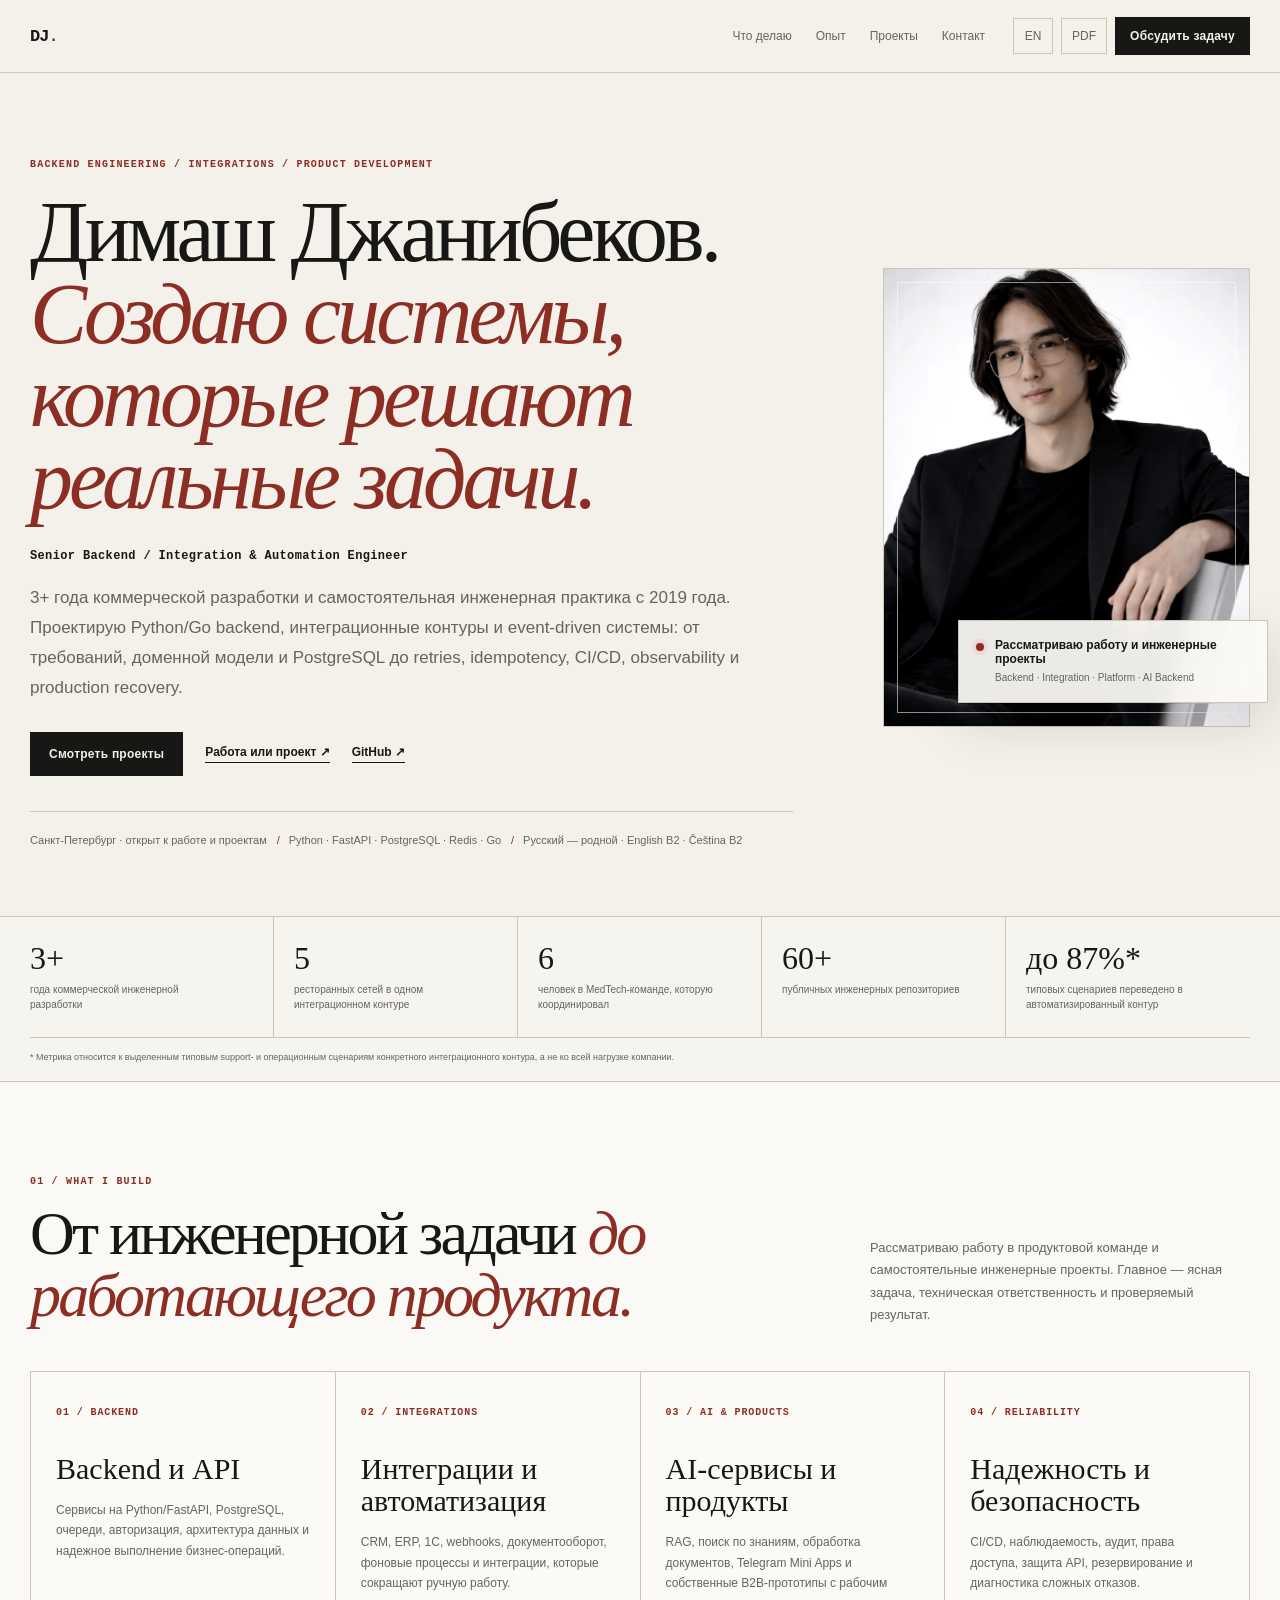
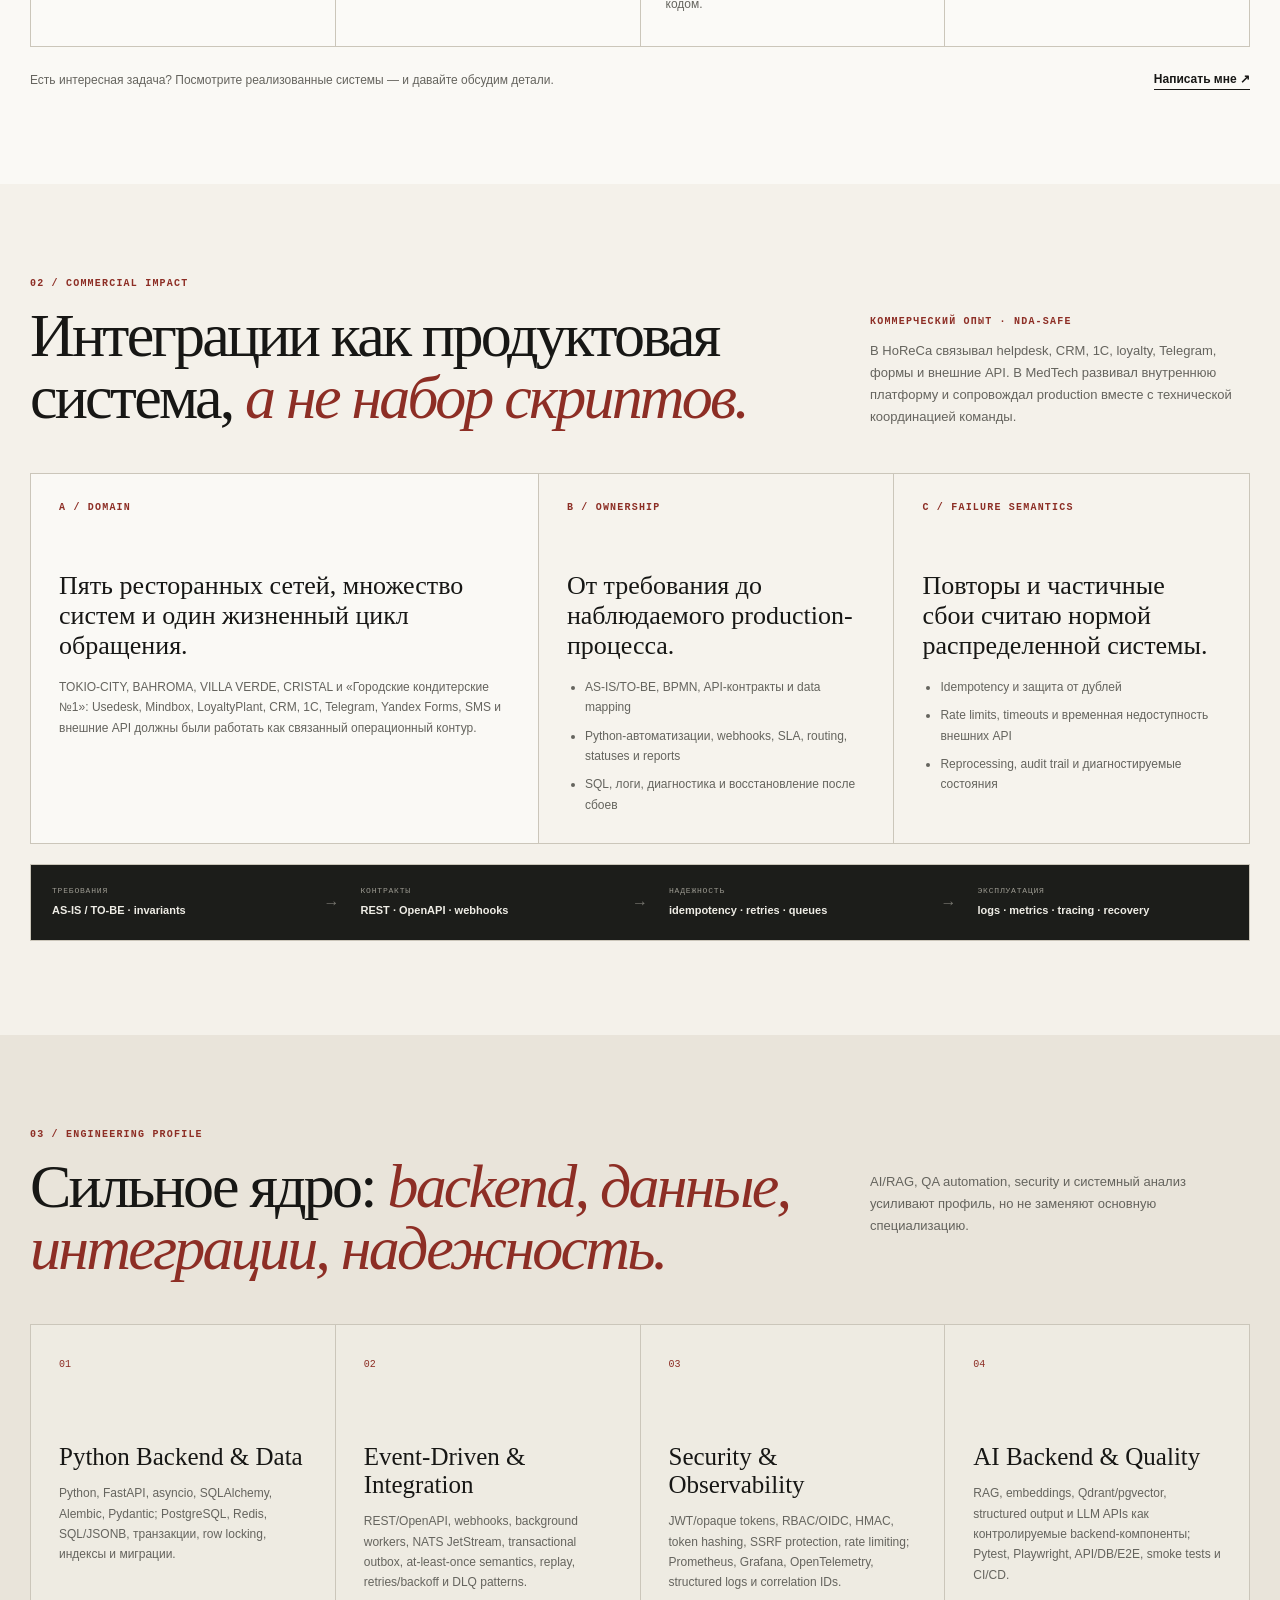
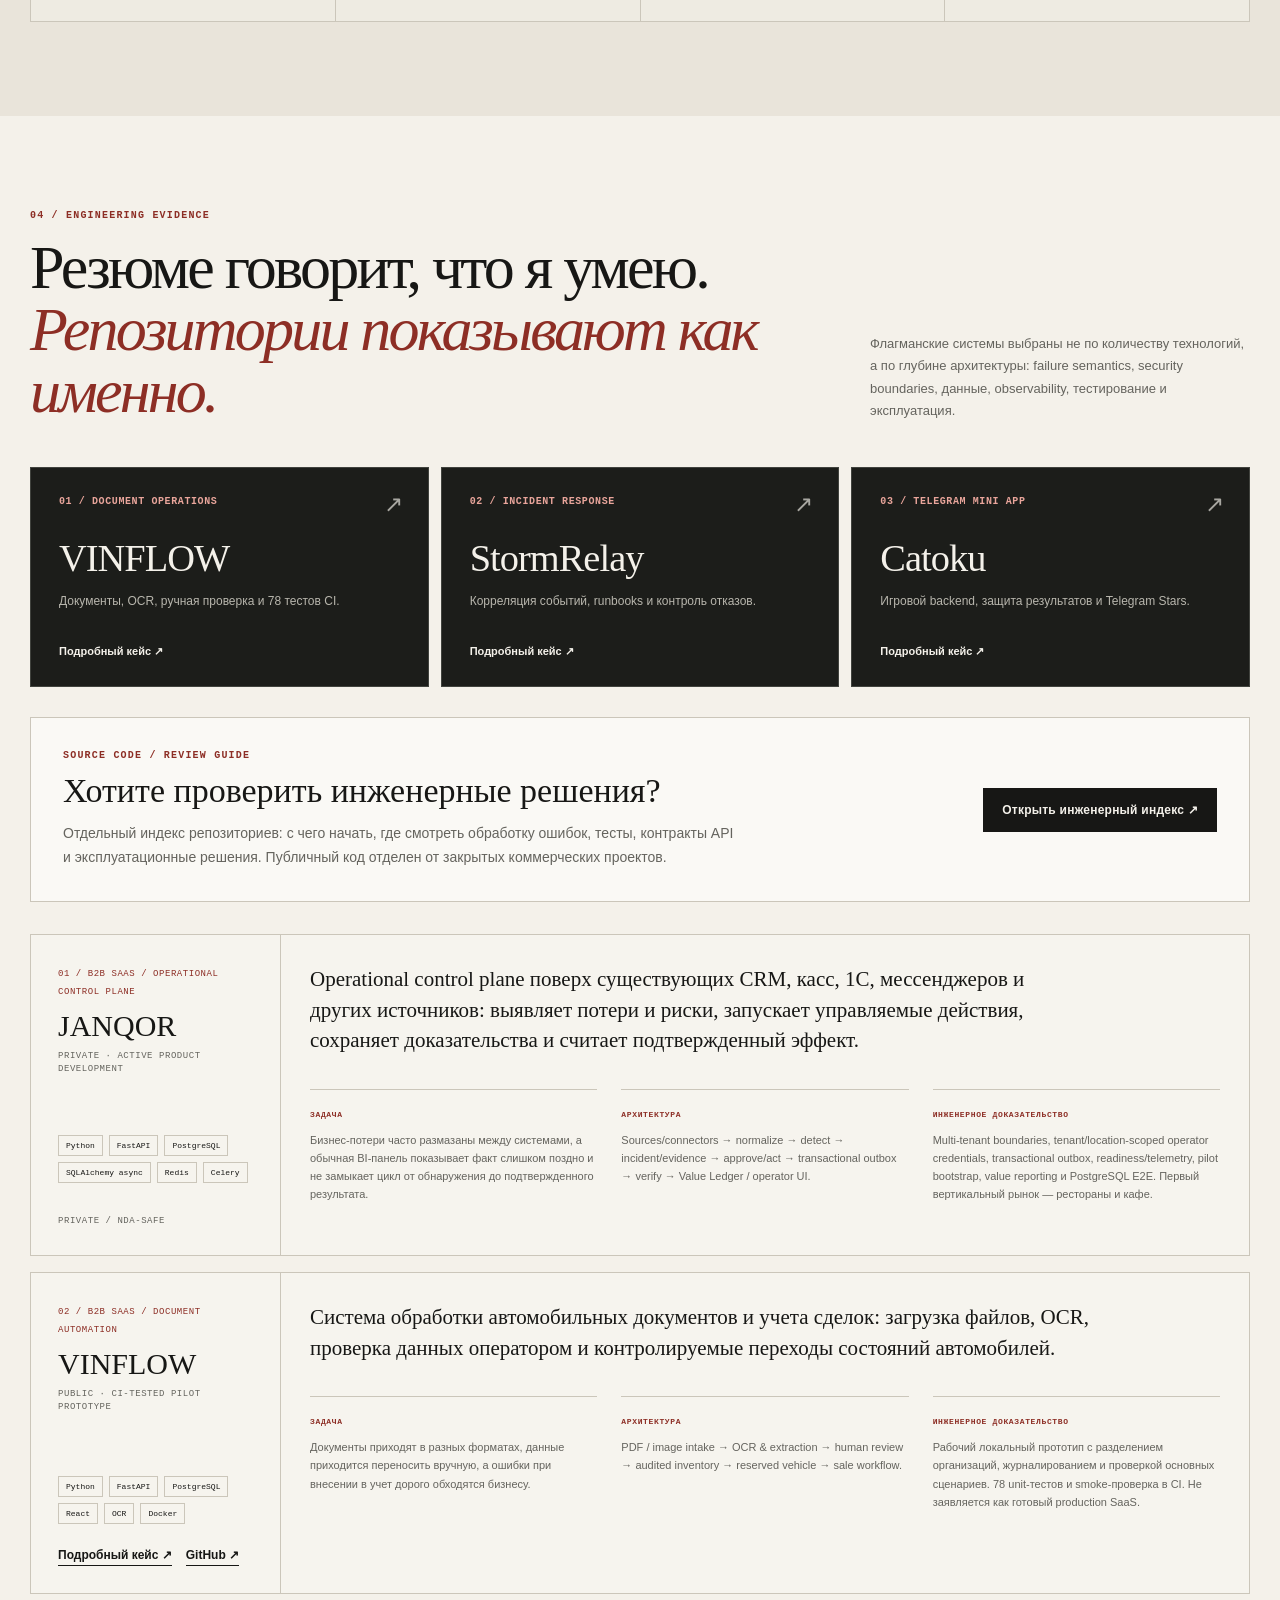
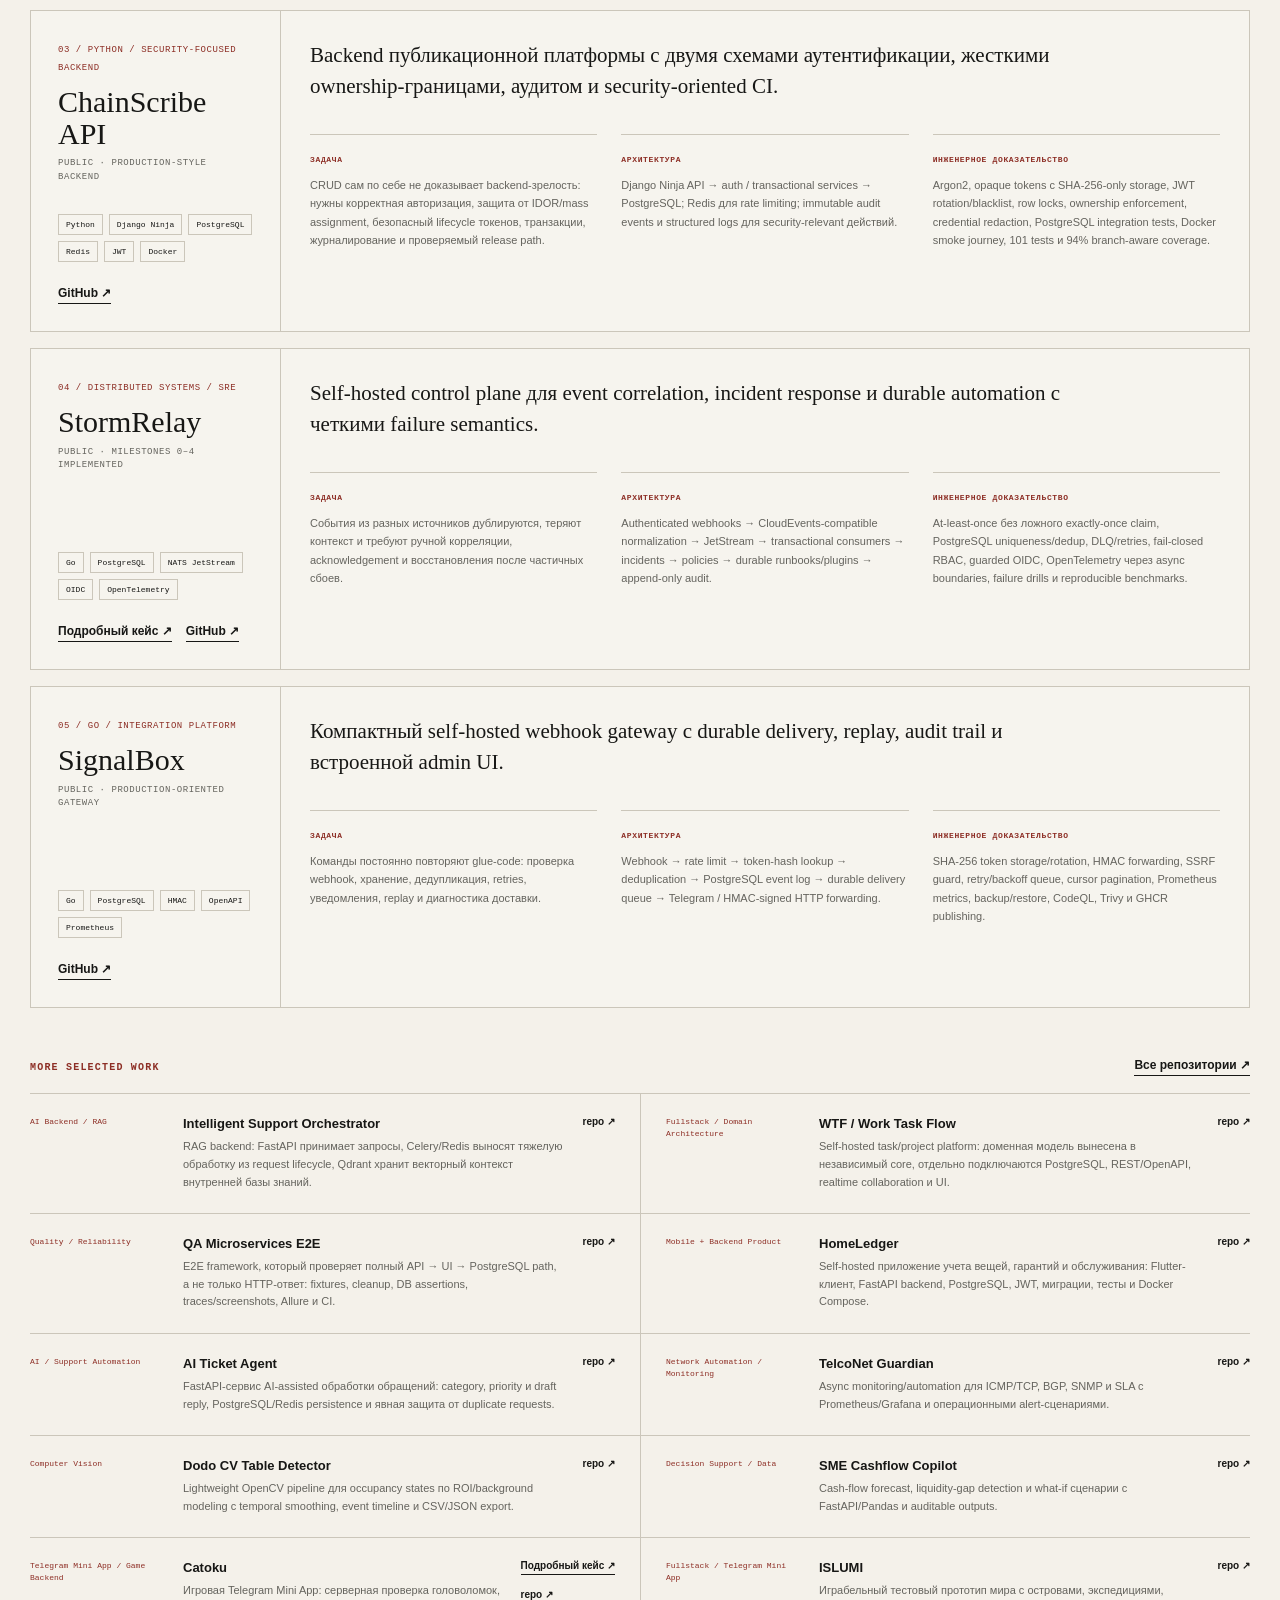
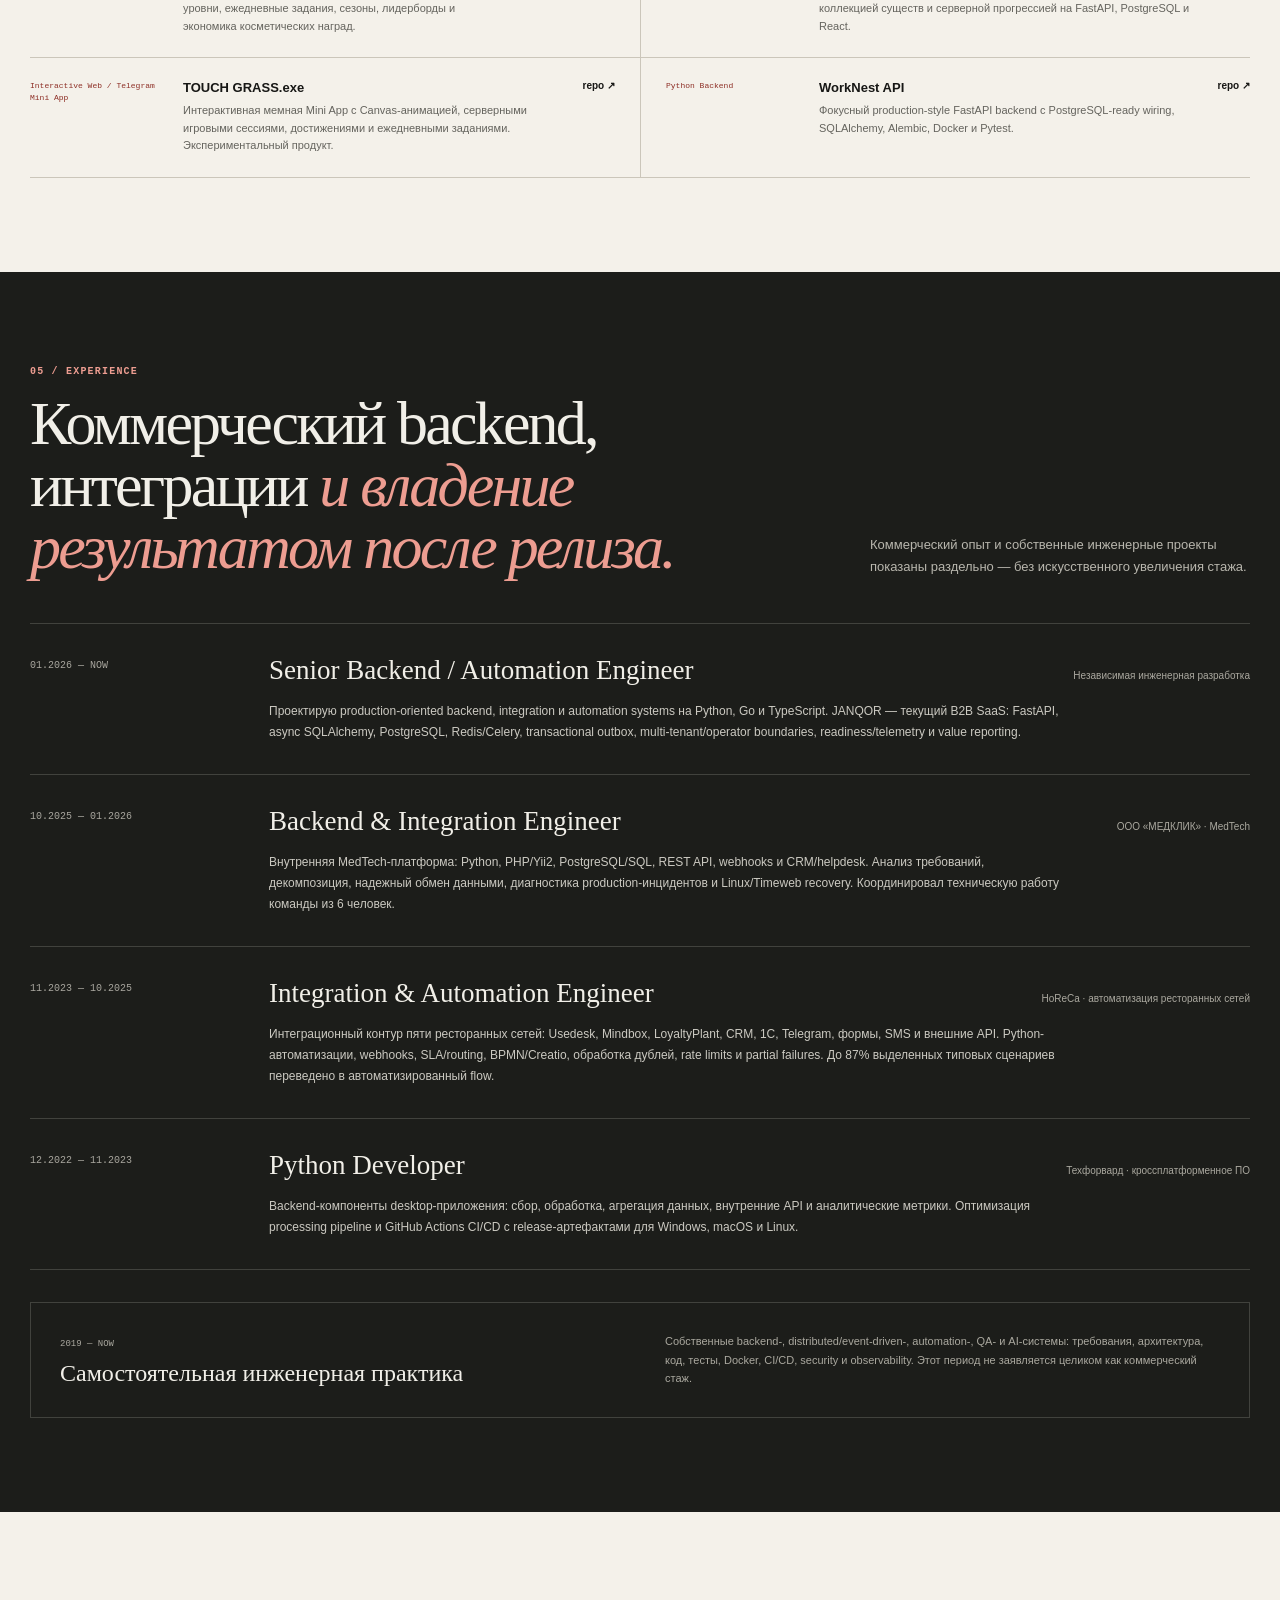
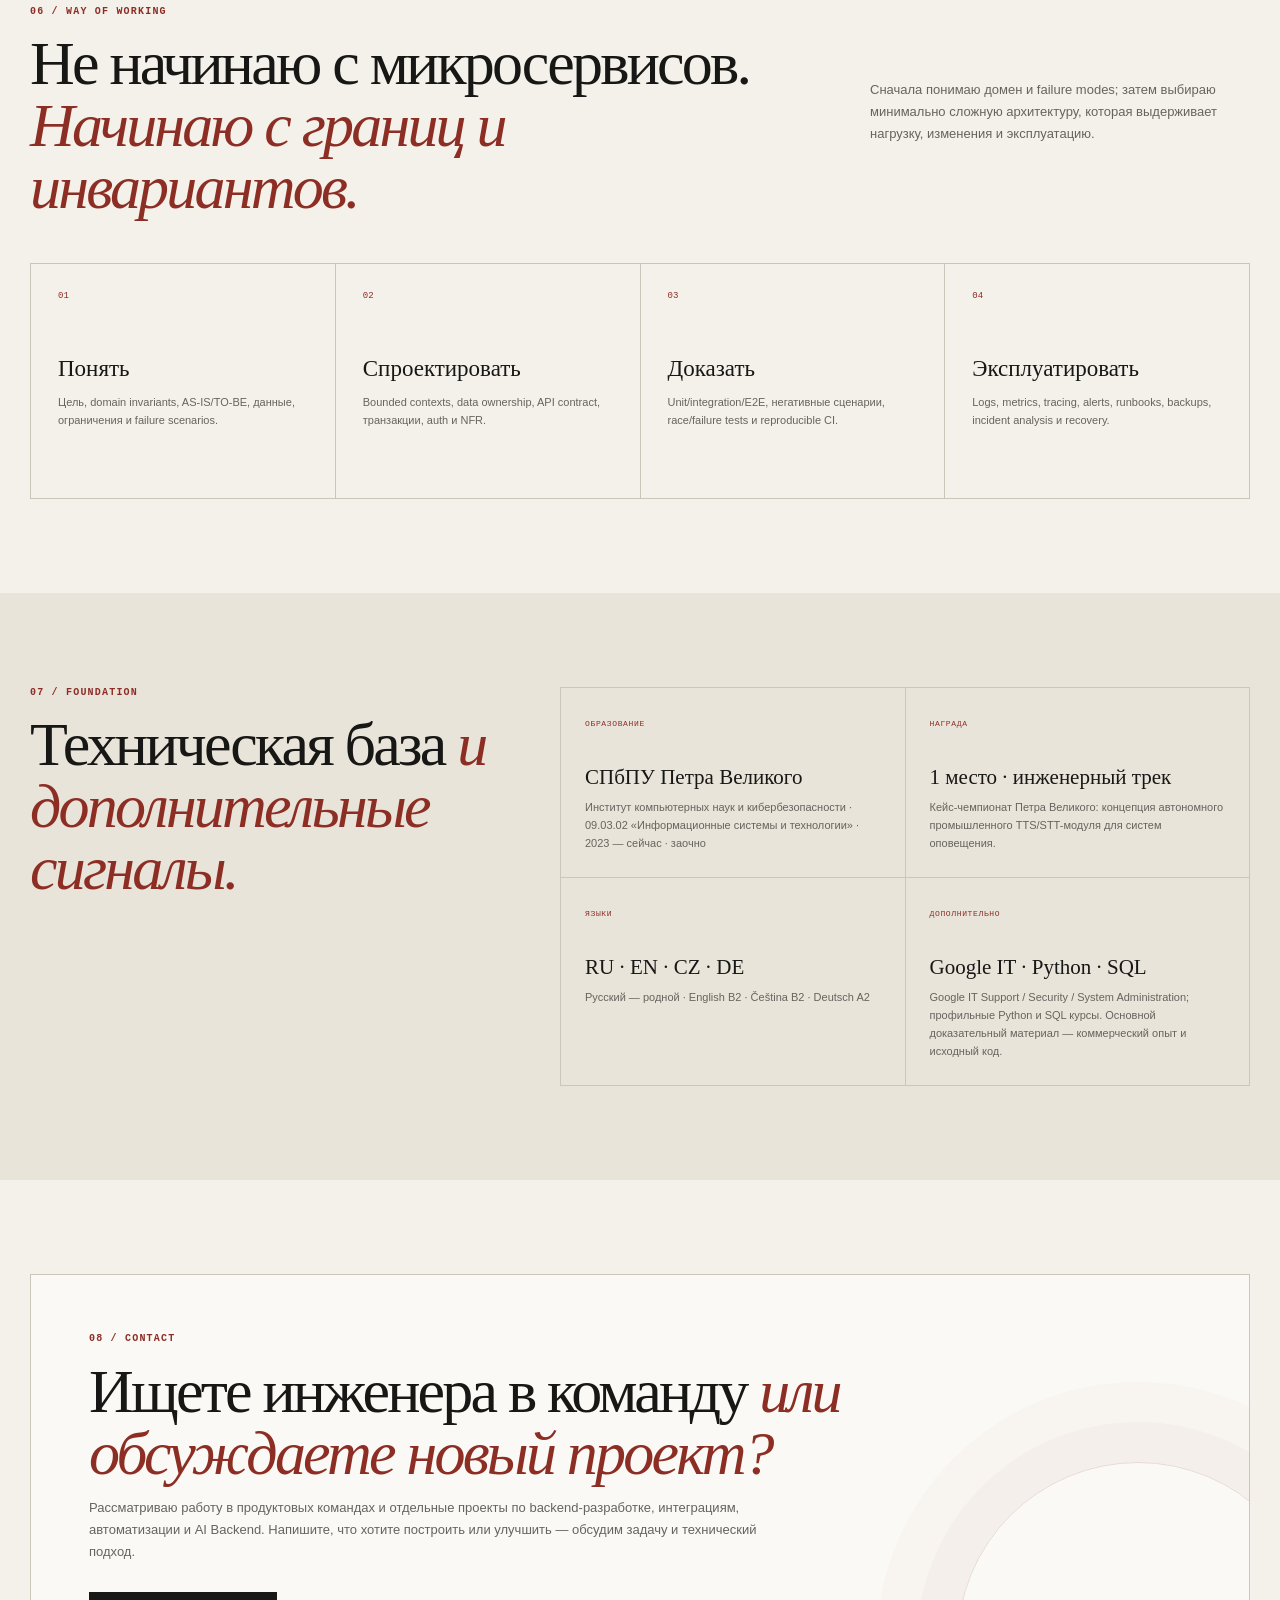
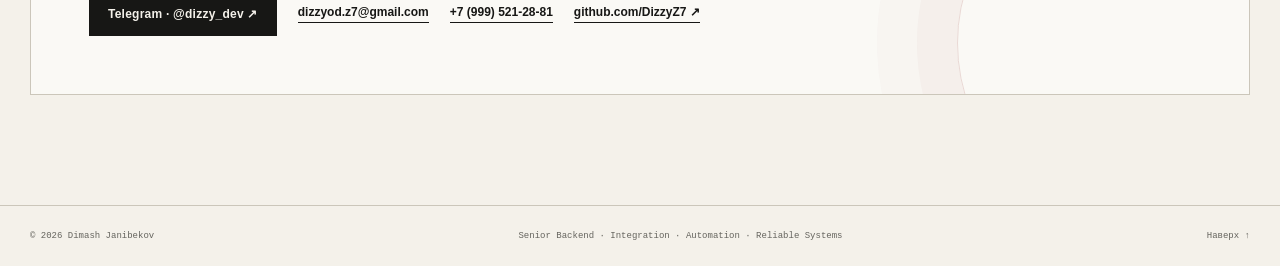
<file: index.html>
<!DOCTYPE html>
<html lang="ru">
<head>
  <meta charset="utf-8">
  <meta name="viewport" content="width=device-width,initial-scale=1">
  <meta name="theme-color" content="#f4f1ea">
  <meta name="robots" content="index,follow,max-image-preview:large">
  <meta name="author" content="Dimash Janibekov">
  <title>Димаш Джанибеков — Senior Backend / Integration &amp; Automation Engineer</title>
  <meta name="description" content="Димаш Джанибеков — Senior Backend / Integration & Automation Engineer. Инженерное портфолио: Python, API, интеграции, автоматизация, надежность и собственные продукты. Открыт к работе и инженерным проектам.">
  <link rel="canonical" href="https://dizzyz7.github.io/dimashjanibekov.github.io/">
  <link rel="preload" as="image" href="assets/dimash-janibekov.webp" type="image/webp" fetchpriority="high">
  <link rel="icon" href="favicon.svg" type="image/svg+xml">
  <meta property="og:type" content="profile">
  <meta property="og:locale" content="ru_RU">
  <meta property="og:locale:alternate" content="en_US">
  <meta property="og:title" content="Димаш Джанибеков — Backend, интеграции и инженерные проекты">
  <meta property="og:description" content="Инженерное портфолио: backend, API, интеграции, AI-инструменты и реальные программные продукты. Рассматриваю работу в команде и инженерные проекты.">
  <meta property="og:url" content="https://dizzyz7.github.io/dimashjanibekov.github.io/">
  <meta property="og:image" content="https://dizzyz7.github.io/dimashjanibekov.github.io/IMG_5457.png">
  <meta property="og:image:alt" content="Димаш Джанибеков">
  <meta name="twitter:card" content="summary_large_image">
  <link rel="stylesheet" href="styles.css?v=20261013">
  <link rel="stylesheet" href="accessibility.css?v=20261023">
  <link rel="stylesheet" href="evidence-guide.css?v=20261023">
  <script type="application/ld+json">
    {
      "@context": "https://schema.org",
      "@type": "Person",
      "name": "Димаш Джанибеков",
      "alternateName": "Dimash Janibekov",
      "url": "https://dizzyz7.github.io/dimashjanibekov.github.io/",
      "image": "https://dizzyz7.github.io/dimashjanibekov.github.io/IMG_5457.png",
      "jobTitle": "Senior Backend / Integration & Automation Engineer",
      "email": "mailto:dizzyod.z7@gmail.com",
      "telephone": "+7 (999) 521-28-81",
      "address": {"@type": "PostalAddress", "addressLocality": "Saint Petersburg", "addressCountry": "RU"},
      "sameAs": [
        "https://github.com/DizzyZ7",
        "https://t.me/dizzy_dev"
      ],
      "knowsAbout": [
        "Python backend engineering",
        "FastAPI",
        "PostgreSQL",
        "REST and OpenAPI",
        "Event-driven systems",
        "System integration",
        "Process automation",
        "Reliability engineering",
        "Observability",
        "Application security",
        "RAG and LLM integration"
      ]
    }
  </script>
</head>
<body>
  <a class="skip" href="#main" data-ru="К содержанию" data-en="Skip to content">К содержанию</a>

  <nav class="nav" aria-label="Main navigation">
    <div class="wrap nav__inner">
      <a class="brand" href="#top" aria-label="Dimash Janibekov — top">DJ<span>.</span></a>
      <div class="nav__links">
        <a href="#focus" data-ru="Что делаю" data-en="What I do">Что делаю</a>
        <a href="#impact" data-ru="Опыт" data-en="Impact">Опыт</a>
        <a href="#systems" data-ru="Проекты" data-en="Projects">Проекты</a>
        <a href="#contact" data-ru="Контакт" data-en="Contact">Контакт</a>
      </div>
      <div class="nav__actions">
        <button class="control" id="lang" type="button" aria-label="Switch language">EN</button>
        <button class="control control--print" id="print" type="button">PDF</button>
        <a class="button button--small" href="#contact" data-ru="Обсудить задачу" data-en="Get in touch">Обсудить задачу</a>
      </div>
    </div>
  </nav>

  <main id="main">
    <header class="hero" id="top">
      <div class="wrap hero__grid">
        <div class="hero__copy">
          <p class="eyebrow">BACKEND ENGINEERING / INTEGRATIONS / PRODUCT DEVELOPMENT</p>
          <h1 data-ru="Димаш Джанибеков.<br><i>Создаю системы, которые решают реальные задачи.</i>" data-en="Dimash Janibekov.<br><i>I build software that solves real problems.</i>">Димаш Джанибеков.<br><i>Создаю системы, которые решают реальные задачи.</i></h1>
          <p class="hero__role">Senior Backend / Integration &amp; Automation Engineer</p>
          <p class="hero__lead" data-ru="3+ года коммерческой разработки и самостоятельная инженерная практика с 2019 года. Проектирую Python/Go backend, интеграционные контуры и event-driven системы: от требований, доменной модели и PostgreSQL до retries, idempotency, CI/CD, observability и production recovery." data-en="3+ years of commercial engineering plus independent practice since 2019. I design Python/Go backends, integration layers and event-driven systems: from requirements, domain models and PostgreSQL to retries, idempotency, CI/CD, observability and production recovery.">3+ года коммерческой разработки и самостоятельная инженерная практика с 2019 года. Проектирую Python/Go backend, интеграционные контуры и event-driven системы: от требований, доменной модели и PostgreSQL до retries, idempotency, CI/CD, observability и production recovery.</p>
          <div class="hero__actions">
            <a class="button" href="#systems" data-ru="Смотреть проекты" data-en="Explore projects">Смотреть проекты</a>
            <a class="text-link" href="#contact" data-ru="Работа или проект ↗" data-en="Role or project ↗">Работа или проект ↗</a>
            <a class="text-link" href="https://github.com/DizzyZ7" target="_blank" rel="noopener noreferrer">GitHub ↗</a>
          </div>
          <ul class="hero__meta" aria-label="Profile details">
            <li data-ru="Санкт-Петербург · открыт к работе и проектам" data-en="Saint Petersburg · open to roles and projects">Санкт-Петербург · открыт к работе и проектам</li>
            <li>Python · FastAPI · PostgreSQL · Redis · Go</li>
            <li data-ru="Русский — родной · English B2 · Čeština B2" data-en="Russian — native · English B2 · Czech B2">Русский — родной · English B2 · Čeština B2</li>
          </ul>
        </div>

        <aside class="portrait" aria-label="Dimash Janibekov profile">
          <div class="portrait__frame">
            <img src="assets/dimash-janibekov.webp" alt="Димаш Джанибеков" width="800" height="1200" fetchpriority="high">
          </div>
          <div class="portrait__note">
            <span class="status-dot" aria-hidden="true"></span>
            <div>
              <b data-ru="Рассматриваю работу и инженерные проекты" data-en="Open to roles and engineering projects">Рассматриваю работу и инженерные проекты</b>
              <small data-ru="Backend · Integration · Platform · AI Backend" data-en="Backend · Integration · Platform · AI Backend">Backend · Integration · Platform · AI Backend</small>
            </div>
          </div>
        </aside>
      </div>
    </header>

    <section class="proof" aria-labelledby="proof-title">
      <div class="wrap">
        <h2 class="sr-only" id="proof-title" data-ru="Проверяемые сигналы" data-en="Reviewable signals">Проверяемые сигналы</h2>
        <div class="proof__grid">
          <div><strong>3+</strong><span data-ru="года коммерческой инженерной разработки" data-en="years of commercial engineering">года коммерческой инженерной разработки</span></div>
          <div><strong>5</strong><span data-ru="ресторанных сетей в одном интеграционном контуре" data-en="restaurant chains in one integration layer">ресторанных сетей в одном интеграционном контуре</span></div>
          <div><strong>6</strong><span data-ru="человек в MedTech-команде, которую координировал" data-en="people in a MedTech team I coordinated">человек в MedTech-команде, которую координировал</span></div>
          <div><strong>60+</strong><span data-ru="публичных инженерных репозиториев" data-en="public engineering repositories">публичных инженерных репозиториев</span></div>
          <div><strong data-ru="до 87%*" data-en="up to 87%*">до 87%*</strong><span data-ru="типовых сценариев переведено в автоматизированный контур" data-en="selected recurring workflows moved into automation">типовых сценариев переведено в автоматизированный контур</span></div>
        </div>
        <p class="proof__note" data-ru="* Метрика относится к выделенным типовым support- и операционным сценариям конкретного интеграционного контура, а не ко всей нагрузке компании." data-en="* The metric applies to selected recurring support and operational workflows in a specific integration layer, not to the company's entire workload.">* Метрика относится к выделенным типовым support- и операционным сценариям конкретного интеграционного контура, а не ко всей нагрузке компании.</p>
      </div>
    </section>


    <section class="section focus-section" id="focus" aria-labelledby="focus-heading">
      <div class="wrap">
        <div class="section-head">
          <div>
            <p class="kicker">01 / WHAT I BUILD</p>
            <h2 id="focus-heading" data-ru="От инженерной задачи <i>до работающего продукта.</i>" data-en="From a technical challenge <i>to working software.</i>">От инженерной задачи <i>до работающего продукта.</i></h2>
          </div>
          <p data-ru="Рассматриваю работу в продуктовой команде и самостоятельные инженерные проекты. Главное — ясная задача, техническая ответственность и проверяемый результат." data-en="Open to joining a product team or taking on focused engineering projects. What matters: clear goals, technical ownership and measurable outcomes.">Рассматриваю работу в продуктовой команде и самостоятельные инженерные проекты. Главное — ясная задача, техническая ответственность и проверяемый результат.</p>
        </div>
        <div class="focus-grid">
          <article class="focus-card">
            <span class="focus-card__index">01 / BACKEND</span>
            <h3 data-ru="Backend и API" data-en="Backend and APIs">Backend и API</h3>
            <p data-ru="Сервисы на Python/FastAPI, PostgreSQL, очереди, авторизация, архитектура данных и надежное выполнение бизнес-операций." data-en="Python/FastAPI services, PostgreSQL, queues, authentication, data architecture and reliable business operations.">Сервисы на Python/FastAPI, PostgreSQL, очереди, авторизация, архитектура данных и надежное выполнение бизнес-операций.</p>
          </article>
          <article class="focus-card">
            <span class="focus-card__index">02 / INTEGRATIONS</span>
            <h3 data-ru="Интеграции и автоматизация" data-en="Integrations and automation">Интеграции и автоматизация</h3>
            <p data-ru="CRM, ERP, 1С, webhooks, документооборот, фоновые процессы и интеграции, которые сокращают ручную работу." data-en="CRM, ERP, 1C, webhooks, document workflows, background processing and integrations that reduce manual work.">CRM, ERP, 1С, webhooks, документооборот, фоновые процессы и интеграции, которые сокращают ручную работу.</p>
          </article>
          <article class="focus-card">
            <span class="focus-card__index">03 / AI &amp; PRODUCTS</span>
            <h3 data-ru="AI-сервисы и продукты" data-en="AI services and products">AI-сервисы и продукты</h3>
            <p data-ru="RAG, поиск по знаниям, обработка документов, Telegram Mini Apps и собственные B2B-прототипы с рабочим кодом." data-en="RAG, knowledge retrieval, document processing, Telegram Mini Apps and independently built B2B prototypes.">RAG, поиск по знаниям, обработка документов, Telegram Mini Apps и собственные B2B-прототипы с рабочим кодом.</p>
          </article>
          <article class="focus-card">
            <span class="focus-card__index">04 / RELIABILITY</span>
            <h3 data-ru="Надежность и безопасность" data-en="Reliability and security">Надежность и безопасность</h3>
            <p data-ru="CI/CD, наблюдаемость, аудит, права доступа, защита API, резервирование и диагностика сложных отказов." data-en="CI/CD, observability, audit trails, access control, API security, backups and failure diagnosis.">CI/CD, наблюдаемость, аудит, права доступа, защита API, резервирование и диагностика сложных отказов.</p>
          </article>
        </div>
        <div class="focus-outro">
          <p data-ru="Есть интересная задача? Посмотрите реализованные системы — и давайте обсудим детали." data-en="Have a challenge in mind? Explore the projects, then let's discuss the details.">Есть интересная задача? Посмотрите реализованные системы — и давайте обсудим детали.</p>
          <a class="text-link" href="#contact" data-ru="Написать мне ↗" data-en="Contact me ↗">Написать мне ↗</a>
        </div>
      </div>
    </section>

    <section class="section" id="impact">
      <div class="wrap">
        <div class="section-head">
          <div>
            <p class="kicker">02 / COMMERCIAL IMPACT</p>
            <h2 data-ru="Интеграции как продуктовая система, <i>а не набор скриптов.</i>" data-en="Integrations as a product system, <i>not a pile of scripts.</i>">Интеграции как продуктовая система, <i>а не набор скриптов.</i></h2>
          </div>
          <div class="section-head__aside">
            <span class="evidence-label" data-ru="КОММЕРЧЕСКИЙ ОПЫТ · NDA-SAFE" data-en="COMMERCIAL EXPERIENCE · NDA-SAFE">КОММЕРЧЕСКИЙ ОПЫТ · NDA-SAFE</span>
            <p data-ru="В HoReCa связывал helpdesk, CRM, 1С, loyalty, Telegram, формы и внешние API. В MedTech развивал внутреннюю платформу и сопровождал production вместе с технической координацией команды." data-en="In HoReCa I connected helpdesk, CRM, 1C, loyalty, Telegram, forms and external APIs. In MedTech I evolved an internal platform and supported production while coordinating technical delivery.">В HoReCa связывал helpdesk, CRM, 1С, loyalty, Telegram, формы и внешние API. В MedTech развивал внутреннюю платформу и сопровождал production вместе с технической координацией команды.</p>
          </div>
        </div>

        <div class="case-grid">
          <article class="case-panel case-panel--lead">
            <p class="case-panel__number">A / DOMAIN</p>
            <h3 data-ru="Пять ресторанных сетей, множество систем и один жизненный цикл обращения." data-en="Five restaurant chains, many systems and one ticket lifecycle.">Пять ресторанных сетей, множество систем и один жизненный цикл обращения.</h3>
            <p data-ru="TOKIO-CITY, BAHROMA, VILLA VERDE, CRISTAL и «Городские кондитерские №1»: Usedesk, Mindbox, LoyaltyPlant, CRM, 1С, Telegram, Yandex Forms, SMS и внешние API должны были работать как связанный операционный контур." data-en="TOKIO-CITY, BAHROMA, VILLA VERDE, CRISTAL and Gorodskie Konditerskie No. 1: Usedesk, Mindbox, LoyaltyPlant, CRM, 1C, Telegram, Yandex Forms, SMS and external APIs had to behave as one operational layer.">TOKIO-CITY, BAHROMA, VILLA VERDE, CRISTAL и «Городские кондитерские №1»: Usedesk, Mindbox, LoyaltyPlant, CRM, 1С, Telegram, Yandex Forms, SMS и внешние API должны были работать как связанный операционный контур.</p>
          </article>
          <article class="case-panel">
            <p class="case-panel__number">B / OWNERSHIP</p>
            <h3 data-ru="От требования до наблюдаемого production-процесса." data-en="From requirement to an observable production workflow.">От требования до наблюдаемого production-процесса.</h3>
            <ul>
              <li data-ru="AS-IS/TO-BE, BPMN, API-контракты и data mapping" data-en="AS-IS/TO-BE, BPMN, API contracts and data mapping">AS-IS/TO-BE, BPMN, API-контракты и data mapping</li>
              <li data-ru="Python-автоматизации, webhooks, SLA, routing, statuses и reports" data-en="Python automation, webhooks, SLAs, routing, statuses and reports">Python-автоматизации, webhooks, SLA, routing, statuses и reports</li>
              <li data-ru="SQL, логи, диагностика и восстановление после сбоев" data-en="SQL, logs, diagnosis and failure recovery">SQL, логи, диагностика и восстановление после сбоев</li>
            </ul>
          </article>
          <article class="case-panel">
            <p class="case-panel__number">C / FAILURE SEMANTICS</p>
            <h3 data-ru="Повторы и частичные сбои считаю нормой распределенной системы." data-en="Retries and partial failures are normal in distributed systems.">Повторы и частичные сбои считаю нормой распределенной системы.</h3>
            <ul>
              <li data-ru="Idempotency и защита от дублей" data-en="Idempotency and duplicate protection">Idempotency и защита от дублей</li>
              <li data-ru="Rate limits, timeouts и временная недоступность внешних API" data-en="Rate limits, timeouts and temporary upstream outages">Rate limits, timeouts и временная недоступность внешних API</li>
              <li data-ru="Reprocessing, audit trail и диагностируемые состояния" data-en="Reprocessing, audit trails and diagnosable state">Reprocessing, audit trail и диагностируемые состояния</li>
            </ul>
          </article>
        </div>

        <div class="flow" role="img" aria-label="Integration engineering flow">
          <div><small data-ru="ТРЕБОВАНИЯ" data-en="REQUIREMENTS">ТРЕБОВАНИЯ</small><b>AS-IS / TO-BE · invariants</b></div>
          <span aria-hidden="true">→</span>
          <div><small data-ru="КОНТРАКТЫ" data-en="CONTRACTS">КОНТРАКТЫ</small><b>REST · OpenAPI · webhooks</b></div>
          <span aria-hidden="true">→</span>
          <div><small data-ru="НАДЕЖНОСТЬ" data-en="RELIABILITY">НАДЕЖНОСТЬ</small><b>idempotency · retries · queues</b></div>
          <span aria-hidden="true">→</span>
          <div><small data-ru="ЭКСПЛУАТАЦИЯ" data-en="OPERATIONS">ЭКСПЛУАТАЦИЯ</small><b>logs · metrics · tracing · recovery</b></div>
        </div>
      </div>
    </section>

    <section class="section section--tint" id="profile">
      <div class="wrap">
        <div class="section-head section-head--compact">
          <div>
            <p class="kicker">03 / ENGINEERING PROFILE</p>
            <h2 data-ru="Сильное ядро: <i>backend, данные, интеграции, надежность.</i>" data-en="A focused core: <i>backend, data, integrations, reliability.</i>">Сильное ядро: <i>backend, данные, интеграции, надежность.</i></h2>
          </div>
          <p data-ru="AI/RAG, QA automation, security и системный анализ усиливают профиль, но не заменяют основную специализацию." data-en="AI/RAG, QA automation, security and systems analysis strengthen the profile without replacing the core specialization.">AI/RAG, QA automation, security и системный анализ усиливают профиль, но не заменяют основную специализацию.</p>
        </div>

        <div class="capabilities">
          <article>
            <span>01</span>
            <h3>Python Backend &amp; Data</h3>
            <p data-ru="Python, FastAPI, asyncio, SQLAlchemy, Alembic, Pydantic; PostgreSQL, Redis, SQL/JSONB, транзакции, row locking, индексы и миграции." data-en="Python, FastAPI, asyncio, SQLAlchemy, Alembic and Pydantic; PostgreSQL, Redis, SQL/JSONB, transactions, row locking, indexes and migrations.">Python, FastAPI, asyncio, SQLAlchemy, Alembic, Pydantic; PostgreSQL, Redis, SQL/JSONB, транзакции, row locking, индексы и миграции.</p>
          </article>
          <article>
            <span>02</span>
            <h3>Event-Driven &amp; Integration</h3>
            <p data-ru="REST/OpenAPI, webhooks, background workers, NATS JetStream, transactional outbox, at-least-once semantics, replay, retries/backoff и DLQ patterns." data-en="REST/OpenAPI, webhooks, background workers, NATS JetStream, transactional outbox, at-least-once semantics, replay, retries/backoff and DLQ patterns.">REST/OpenAPI, webhooks, background workers, NATS JetStream, transactional outbox, at-least-once semantics, replay, retries/backoff и DLQ patterns.</p>
          </article>
          <article>
            <span>03</span>
            <h3>Security &amp; Observability</h3>
            <p data-ru="JWT/opaque tokens, RBAC/OIDC, HMAC, token hashing, SSRF protection, rate limiting; Prometheus, Grafana, OpenTelemetry, structured logs и correlation IDs." data-en="JWT/opaque tokens, RBAC/OIDC, HMAC, token hashing, SSRF protection and rate limiting; Prometheus, Grafana, OpenTelemetry, structured logs and correlation IDs.">JWT/opaque tokens, RBAC/OIDC, HMAC, token hashing, SSRF protection, rate limiting; Prometheus, Grafana, OpenTelemetry, structured logs и correlation IDs.</p>
          </article>
          <article>
            <span>04</span>
            <h3>AI Backend &amp; Quality</h3>
            <p data-ru="RAG, embeddings, Qdrant/pgvector, structured output и LLM APIs как контролируемые backend-компоненты; Pytest, Playwright, API/DB/E2E, smoke tests и CI/CD." data-en="RAG, embeddings, Qdrant/pgvector, structured output and LLM APIs as controlled backend components; Pytest, Playwright, API/DB/E2E, smoke tests and CI/CD.">RAG, embeddings, Qdrant/pgvector, structured output и LLM APIs как контролируемые backend-компоненты; Pytest, Playwright, API/DB/E2E, smoke tests и CI/CD.</p>
          </article>
        </div>
      </div>
    </section>

    <section class="section" id="systems">
      <div class="wrap">
        <div class="section-head">
          <div>
            <p class="kicker">04 / ENGINEERING EVIDENCE</p>
            <h2 data-ru="Резюме говорит, что я умею. <i>Репозитории показывают как именно.</i>" data-en="The CV says what I can do. <i>The repositories show how.</i>">Резюме говорит, что я умею. <i>Репозитории показывают как именно.</i></h2>
          </div>
          <p data-ru="Флагманские системы выбраны не по количеству технологий, а по глубине архитектуры: failure semantics, security boundaries, данные, observability, тестирование и эксплуатация." data-en="Flagship systems are selected for architectural depth rather than technology count: failure semantics, security boundaries, data, observability, testing and operations.">Флагманские системы выбраны не по количеству технологий, а по глубине архитектуры: failure semantics, security boundaries, данные, observability, тестирование и эксплуатация.</p>
        </div>
        <div class="case-spotlights" aria-label="Selected engineering case studies">
          <a class="case-spotlight" href="cases/vinflow.html">
            <small>01 / DOCUMENT OPERATIONS</small><b>VINFLOW</b>
            <span data-ru="Документы, OCR, ручная проверка и 78 тестов CI." data-en="Document intake, OCR, human review and 78 CI tests.">Документы, OCR, ручная проверка и 78 тестов CI.</span>
            <strong data-ru="Подробный кейс ↗" data-en="Read case study ↗">Подробный кейс ↗</strong>
          </a>
          <a class="case-spotlight" href="cases/stormrelay.html">
            <small>02 / INCIDENT RESPONSE</small><b>StormRelay</b>
            <span data-ru="Корреляция событий, runbooks и контроль отказов." data-en="Event correlation, runbooks and failure handling.">Корреляция событий, runbooks и контроль отказов.</span>
            <strong data-ru="Подробный кейс ↗" data-en="Read case study ↗">Подробный кейс ↗</strong>
          </a>
          <a class="case-spotlight" href="cases/catoku.html">
            <small>03 / TELEGRAM MINI APP</small><b>Catoku</b>
            <span data-ru="Игровой backend, защита результатов и Telegram Stars." data-en="Game backend, score integrity and Telegram Stars.">Игровой backend, защита результатов и Telegram Stars.</span>
            <strong data-ru="Подробный кейс ↗" data-en="Read case study ↗">Подробный кейс ↗</strong>
          </a>
        </div>
        <aside class="evidence-guide" aria-label="Engineering review guide">
          <div>
            <p class="kicker">SOURCE CODE / REVIEW GUIDE</p>
            <h3 data-ru="Хотите проверить инженерные решения?" data-en="Want to inspect the engineering decisions?">Хотите проверить инженерные решения?</h3>
            <p data-ru="Отдельный индекс репозиториев: с чего начать, где смотреть обработку ошибок, тесты, контракты API и эксплуатационные решения. Публичный код отделен от закрытых коммерческих проектов." data-en="A curated repository index: where to start and how to inspect failure handling, tests, API contracts and operational decisions. Public source is distinguished from private commercial work.">Отдельный индекс репозиториев: с чего начать, где смотреть обработку ошибок, тесты, контракты API и эксплуатационные решения. Публичный код отделен от закрытых коммерческих проектов.</p>
          </div>
          <a class="button" href="https://github.com/DizzyZ7/DizzyZ7/blob/main/docs/ENGINEERING_EVIDENCE.md" target="_blank" rel="noopener noreferrer" data-ru="Открыть инженерный индекс ↗" data-en="Open engineering evidence ↗">Открыть инженерный индекс ↗</a>
        </aside>
        <div class="featured" id="featured"></div>
        <div class="more-work">
          <div class="more-work__head">
            <p class="kicker">MORE SELECTED WORK</p>
            <a class="text-link" href="https://github.com/DizzyZ7?tab=repositories" target="_blank" rel="noopener noreferrer" data-ru="Все репозитории ↗" data-en="All repositories ↗">Все репозитории ↗</a>
          </div>
          <div class="selected" id="selected"></div>
        </div>
        <noscript><p data-ru="Для карточек проектов нужен JavaScript. Все публичные репозитории доступны в GitHub-профиле." data-en="JavaScript is required for project cards. All public repositories are available in the GitHub profile.">Для карточек проектов нужен JavaScript. Все публичные репозитории доступны в GitHub-профиле.</p></noscript>
      </div>
    </section>

    <section class="section section--ink" id="experience">
      <div class="wrap">
        <div class="section-head section-head--inverse">
          <div>
            <p class="kicker">05 / EXPERIENCE</p>
            <h2 data-ru="Коммерческий backend, интеграции <i>и владение результатом после релиза.</i>" data-en="Commercial backend, integrations <i>and ownership after release.</i>">Коммерческий backend, интеграции <i>и владение результатом после релиза.</i></h2>
          </div>
          <p data-ru="Коммерческий опыт и собственные инженерные проекты показаны раздельно — без искусственного увеличения стажа." data-en="Commercial experience and independent engineering projects are shown separately, without inflating experience.">Коммерческий опыт и собственные инженерные проекты показаны раздельно — без искусственного увеличения стажа.</p>
        </div>

        <div class="timeline">
          <article>
            <time>01.2026 — NOW</time>
            <div>
              <div class="timeline__title"><h3>Senior Backend / Automation Engineer</h3><span data-ru="Независимая инженерная разработка" data-en="Independent engineering projects">Независимая инженерная разработка</span></div>
              <p data-ru="Проектирую production-oriented backend, integration и automation systems на Python, Go и TypeScript. JANQOR — текущий B2B SaaS: FastAPI, async SQLAlchemy, PostgreSQL, Redis/Celery, transactional outbox, multi-tenant/operator boundaries, readiness/telemetry и value reporting." data-en="I design production-oriented backend, integration and automation systems in Python, Go and TypeScript. JANQOR is the current B2B SaaS: FastAPI, async SQLAlchemy, PostgreSQL, Redis/Celery, transactional outbox, multi-tenant/operator boundaries, readiness/telemetry and value reporting.">Проектирую production-oriented backend, integration и automation systems на Python, Go и TypeScript. JANQOR — текущий B2B SaaS: FastAPI, async SQLAlchemy, PostgreSQL, Redis/Celery, transactional outbox, multi-tenant/operator boundaries, readiness/telemetry и value reporting.</p>
            </div>
          </article>
          <article>
            <time>10.2025 — 01.2026</time>
            <div>
              <div class="timeline__title"><h3>Backend &amp; Integration Engineer</h3><span>ООО «МЕДКЛИК» · MedTech</span></div>
              <p data-ru="Внутренняя MedTech-платформа: Python, PHP/Yii2, PostgreSQL/SQL, REST API, webhooks и CRM/helpdesk. Анализ требований, декомпозиция, надежный обмен данными, диагностика production-инцидентов и Linux/Timeweb recovery. Координировал техническую работу команды из 6 человек." data-en="Internal MedTech platform: Python, PHP/Yii2, PostgreSQL/SQL, REST APIs, webhooks and CRM/helpdesk. Requirements, decomposition, reliable data exchange, production incident diagnosis and Linux/Timeweb recovery. Coordinated technical delivery for a team of 6.">Внутренняя MedTech-платформа: Python, PHP/Yii2, PostgreSQL/SQL, REST API, webhooks и CRM/helpdesk. Анализ требований, декомпозиция, надежный обмен данными, диагностика production-инцидентов и Linux/Timeweb recovery. Координировал техническую работу команды из 6 человек.</p>
            </div>
          </article>
          <article>
            <time>11.2023 — 10.2025</time>
            <div>
              <div class="timeline__title"><h3>Integration &amp; Automation Engineer</h3><span>HoReCa · автоматизация ресторанных сетей</span></div>
              <p data-ru="Интеграционный контур пяти ресторанных сетей: Usedesk, Mindbox, LoyaltyPlant, CRM, 1С, Telegram, формы, SMS и внешние API. Python-автоматизации, webhooks, SLA/routing, BPMN/Creatio, обработка дублей, rate limits и partial failures. До 87% выделенных типовых сценариев переведено в автоматизированный flow." data-en="Integration layer for five restaurant chains: Usedesk, Mindbox, LoyaltyPlant, CRM, 1C, Telegram, forms, SMS and external APIs. Python automation, webhooks, SLA/routing, BPMN/Creatio, duplicate handling, rate limits and partial failures. Up to 87% of selected recurring scenarios moved into an automated flow.">Интеграционный контур пяти ресторанных сетей: Usedesk, Mindbox, LoyaltyPlant, CRM, 1С, Telegram, формы, SMS и внешние API. Python-автоматизации, webhooks, SLA/routing, BPMN/Creatio, обработка дублей, rate limits и partial failures. До 87% выделенных типовых сценариев переведено в автоматизированный flow.</p>
            </div>
          </article>
          <article>
            <time>12.2022 — 11.2023</time>
            <div>
              <div class="timeline__title"><h3>Python Developer</h3><span data-ru="Техфорвард · кроссплатформенное ПО" data-en="Techforward · cross-platform software">Техфорвард · кроссплатформенное ПО</span></div>
              <p data-ru="Backend-компоненты desktop-приложения: сбор, обработка, агрегация данных, внутренние API и аналитические метрики. Оптимизация processing pipeline и GitHub Actions CI/CD с release-артефактами для Windows, macOS и Linux." data-en="Desktop backend components: data collection, processing and aggregation, internal APIs and analytics. Processing-pipeline optimization plus GitHub Actions CI/CD with release artifacts for Windows, macOS and Linux.">Backend-компоненты desktop-приложения: сбор, обработка, агрегация данных, внутренние API и аналитические метрики. Оптимизация processing pipeline и GitHub Actions CI/CD с release-артефактами для Windows, macOS и Linux.</p>
            </div>
          </article>
        </div>

        <div class="independent">
          <div><span>2019 — NOW</span><h3 data-ru="Самостоятельная инженерная практика" data-en="Independent engineering practice">Самостоятельная инженерная практика</h3></div>
          <p data-ru="Собственные backend-, distributed/event-driven-, automation-, QA- и AI-системы: требования, архитектура, код, тесты, Docker, CI/CD, security и observability. Этот период не заявляется целиком как коммерческий стаж." data-en="Independent backend, distributed/event-driven, automation, QA and AI systems: requirements, architecture, code, tests, Docker, CI/CD, security and observability. This period is not presented in full as commercial employment.">Собственные backend-, distributed/event-driven-, automation-, QA- и AI-системы: требования, архитектура, код, тесты, Docker, CI/CD, security и observability. Этот период не заявляется целиком как коммерческий стаж.</p>
        </div>
      </div>
    </section>

    <section class="section" id="approach">
      <div class="wrap">
        <div class="section-head section-head--compact">
          <div>
            <p class="kicker">06 / WAY OF WORKING</p>
            <h2 data-ru="Не начинаю с микросервисов. <i>Начинаю с границ и инвариантов.</i>" data-en="I do not start with microservices. <i>I start with boundaries and invariants.</i>">Не начинаю с микросервисов. <i>Начинаю с границ и инвариантов.</i></h2>
          </div>
          <p data-ru="Сначала понимаю домен и failure modes; затем выбираю минимально сложную архитектуру, которая выдерживает нагрузку, изменения и эксплуатацию." data-en="I first understand the domain and failure modes, then choose the least complex architecture that can survive load, change and operations.">Сначала понимаю домен и failure modes; затем выбираю минимально сложную архитектуру, которая выдерживает нагрузку, изменения и эксплуатацию.</p>
        </div>
        <ol class="method">
          <li><span>01</span><b data-ru="Понять" data-en="Understand">Понять</b><p data-ru="Цель, domain invariants, AS-IS/TO-BE, данные, ограничения и failure scenarios." data-en="Goal, domain invariants, AS-IS/TO-BE, data, constraints and failure scenarios.">Цель, domain invariants, AS-IS/TO-BE, данные, ограничения и failure scenarios.</p></li>
          <li><span>02</span><b data-ru="Спроектировать" data-en="Design">Спроектировать</b><p data-ru="Bounded contexts, data ownership, API contract, транзакции, auth и NFR." data-en="Bounded contexts, data ownership, API contracts, transactions, auth and NFRs.">Bounded contexts, data ownership, API contract, транзакции, auth и NFR.</p></li>
          <li><span>03</span><b data-ru="Доказать" data-en="Prove">Доказать</b><p data-ru="Unit/integration/E2E, негативные сценарии, race/failure tests и reproducible CI." data-en="Unit/integration/E2E, negative scenarios, race/failure tests and reproducible CI.">Unit/integration/E2E, негативные сценарии, race/failure tests и reproducible CI.</p></li>
          <li><span>04</span><b data-ru="Эксплуатировать" data-en="Operate">Эксплуатировать</b><p data-ru="Logs, metrics, tracing, alerts, runbooks, backups, incident analysis и recovery." data-en="Logs, metrics, tracing, alerts, runbooks, backups, incident analysis and recovery.">Logs, metrics, tracing, alerts, runbooks, backups, incident analysis и recovery.</p></li>
        </ol>
      </div>
    </section>

    <section class="section section--tint" id="credentials">
      <div class="wrap credentials">
        <div>
          <p class="kicker">07 / FOUNDATION</p>
          <h2 data-ru="Техническая база <i>и дополнительные сигналы.</i>" data-en="Technical foundation <i>and additional signals.</i>">Техническая база <i>и дополнительные сигналы.</i></h2>
        </div>
        <div class="credentials__grid">
          <article>
            <small data-ru="ОБРАЗОВАНИЕ" data-en="EDUCATION">ОБРАЗОВАНИЕ</small>
            <h3 data-ru="СПбПУ Петра Великого" data-en="Peter the Great St. Petersburg Polytechnic University">СПбПУ Петра Великого</h3>
            <p data-ru="Институт компьютерных наук и кибербезопасности · 09.03.02 «Информационные системы и технологии» · 2023 — сейчас · заочно" data-en="Institute of Computer Science and Cybersecurity · Information Systems and Technologies · 2023 — present · part-time">Институт компьютерных наук и кибербезопасности · 09.03.02 «Информационные системы и технологии» · 2023 — сейчас · заочно</p>
          </article>
          <article>
            <small data-ru="НАГРАДА" data-en="AWARD">НАГРАДА</small>
            <h3 data-ru="1 место · инженерный трек" data-en="1st place · engineering track">1 место · инженерный трек</h3>
            <p data-ru="Кейс-чемпионат Петра Великого: концепция автономного промышленного TTS/STT-модуля для систем оповещения." data-en="Peter the Great Case Championship: an autonomous industrial TTS/STT emergency-notification module concept.">Кейс-чемпионат Петра Великого: концепция автономного промышленного TTS/STT-модуля для систем оповещения.</p>
          </article>
          <article>
            <small data-ru="ЯЗЫКИ" data-en="LANGUAGES">ЯЗЫКИ</small>
            <h3>RU · EN · CZ · DE</h3>
            <p data-ru="Русский — родной · English B2 · Čeština B2 · Deutsch A2" data-en="Russian — native · English B2 · Czech B2 · German A2">Русский — родной · English B2 · Čeština B2 · Deutsch A2</p>
          </article>
          <article>
            <small data-ru="ДОПОЛНИТЕЛЬНО" data-en="ADDITIONAL">ДОПОЛНИТЕЛЬНО</small>
            <h3>Google IT · Python · SQL</h3>
            <p data-ru="Google IT Support / Security / System Administration; профильные Python и SQL курсы. Основной доказательный материал — коммерческий опыт и исходный код." data-en="Google IT Support / Security / System Administration plus Python and SQL coursework. The primary evidence remains commercial experience and source code.">Google IT Support / Security / System Administration; профильные Python и SQL курсы. Основной доказательный материал — коммерческий опыт и исходный код.</p>
          </article>
        </div>
      </div>
    </section>

    <section class="section contact-section" id="contact">
      <div class="wrap contact-card">
        <p class="kicker">08 / CONTACT</p>
        <h2 data-ru="Ищете инженера в команду <i>или обсуждаете новый проект?</i>" data-en="Looking for an engineer <i>or planning a new project?</i>">Ищете инженера в команду <i>или обсуждаете новый проект?</i></h2>
        <p data-ru="Рассматриваю работу в продуктовых командах и отдельные проекты по backend-разработке, интеграциям, автоматизации и AI Backend. Напишите, что хотите построить или улучшить — обсудим задачу и технический подход." data-en="Open to product engineering roles and individual backend, integrations, automation and AI backend projects. Tell me what you want to build or improve, and we can discuss the technical approach.">Рассматриваю работу в продуктовых командах и отдельные проекты по backend-разработке, интеграциям, автоматизации и AI Backend. Напишите, что хотите построить или улучшить — обсудим задачу и технический подход.</p>
        <div class="contact-card__links">
          <a class="button" href="https://t.me/dizzy_dev" target="_blank" rel="noopener noreferrer">Telegram · @dizzy_dev ↗</a>
          <a class="text-link" href="mailto:dizzyod.z7@gmail.com">dizzyod.z7@gmail.com</a>
          <a class="text-link" href="tel:+79995212881">+7 (999) 521-28-81</a>
          <a class="text-link" href="https://github.com/DizzyZ7" target="_blank" rel="noopener noreferrer">github.com/DizzyZ7 ↗</a>
        </div>
      </div>
    </section>
  </main>

  <footer>
    <div class="wrap footer__inner">
      <span>© 2026 Dimash Janibekov</span>
      <span>Senior Backend · Integration · Automation · Reliable Systems</span>
      <a href="#top" data-ru="Наверх ↑" data-en="Back to top ↑">Наверх ↑</a>
    </div>
  </footer>

  <script src="projects.js?v=20261013"></script>
  <script src="script.js?v=20261013"></script>
</body>
</html>
</file>
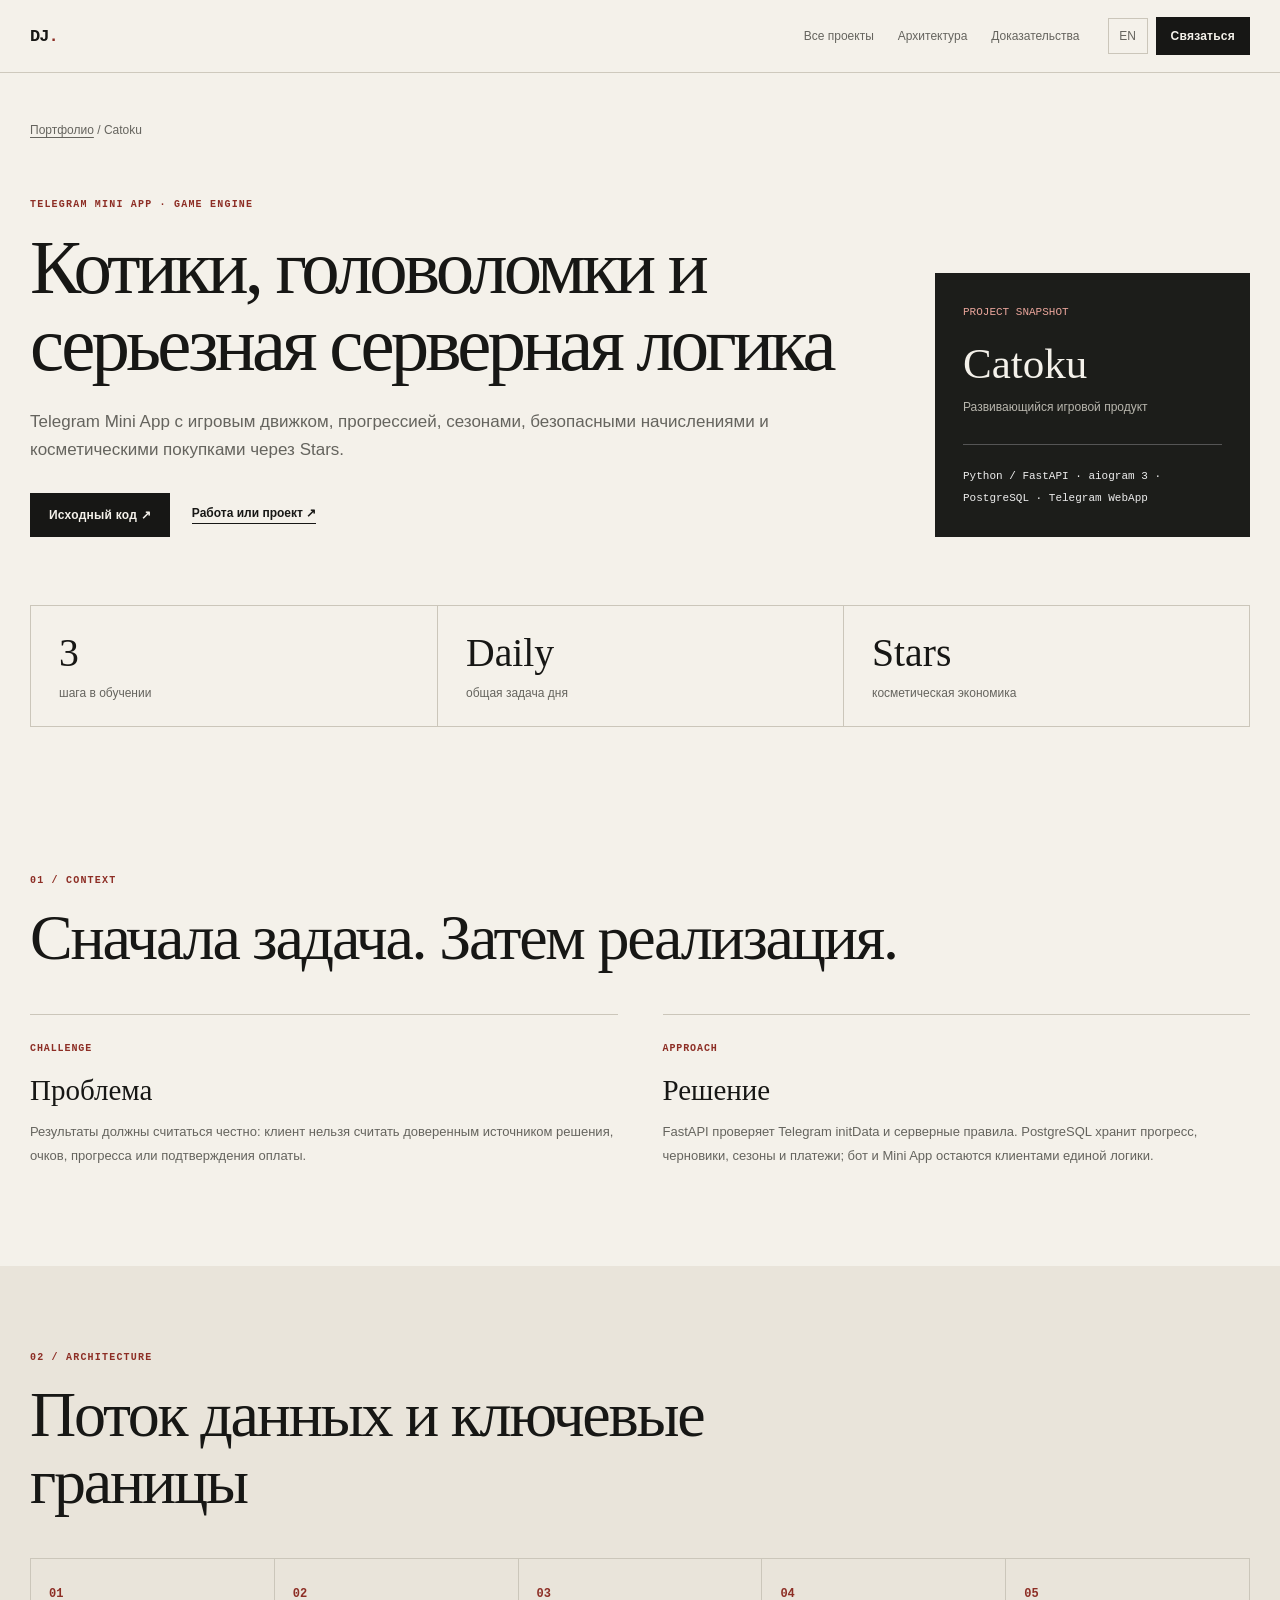
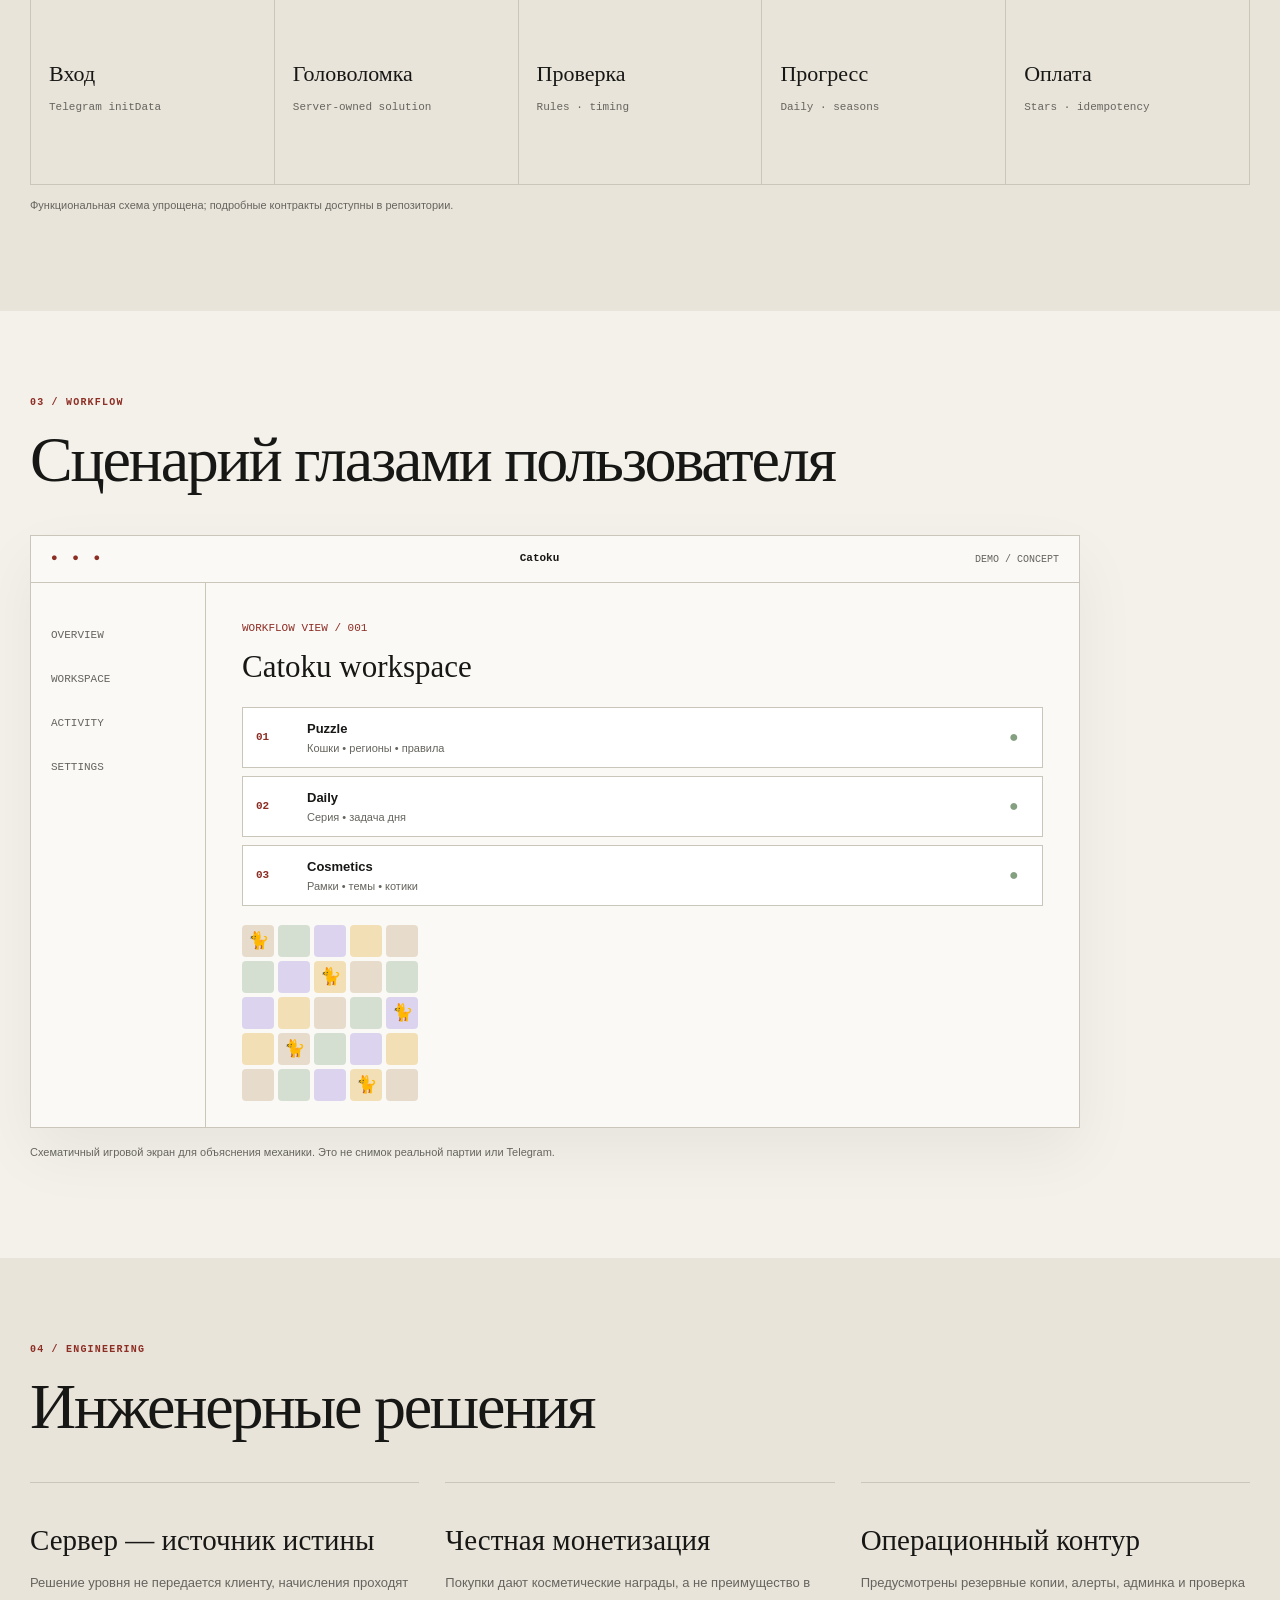
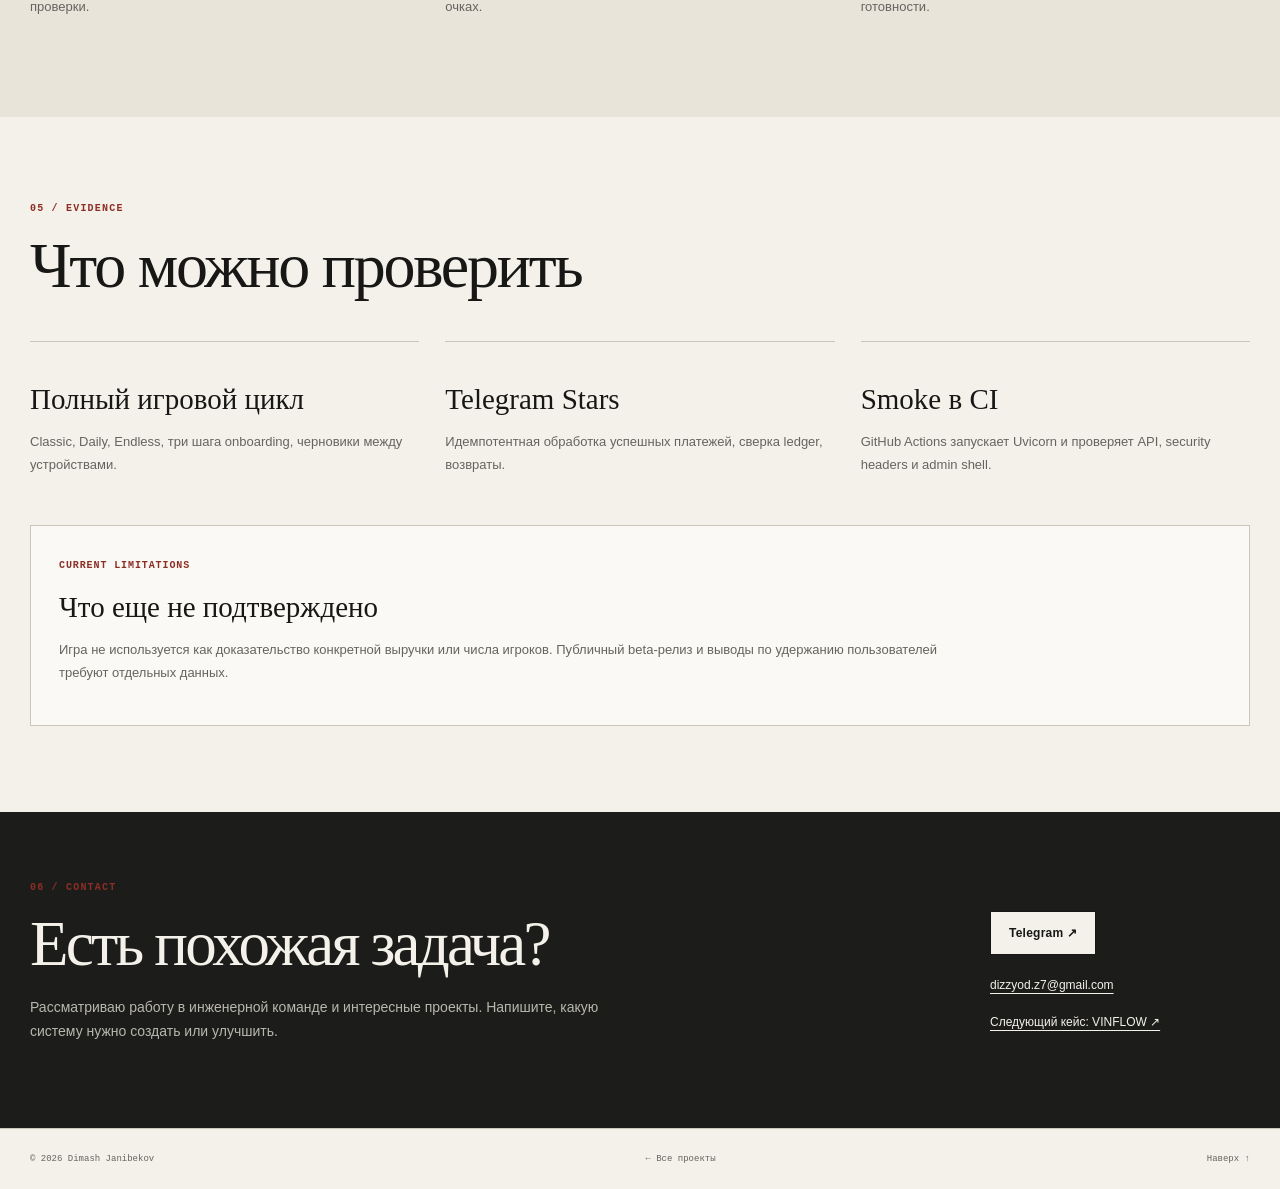
<file: cases/catoku.html>
<!doctype html>
<html lang="ru"><head>
<meta charset="utf-8"><meta name="viewport" content="width=device-width,initial-scale=1"><meta name="theme-color" content="#f4f1ea">
<title>Catoku — инженерный кейс | Димаш Джанибеков</title><meta name="description" content="Telegram Mini App с игровым движком, прогрессией, сезонами, безопасными начислениями и косметическими покупками через Stars.">
<meta name="robots" content="index,follow"><link rel="canonical" href="https://dizzyz7.github.io/dimashjanibekov.github.io/cases/catoku.html">
<meta property="og:type" content="article"><meta property="og:title" content="Catoku — инженерный кейс | Димаш Джанибеков">
<meta property="og:description" content="Telegram Mini App с игровым движком, прогрессией, сезонами, безопасными начислениями и косметическими покупками через Stars."><meta property="og:url" content="https://dizzyz7.github.io/dimashjanibekov.github.io/cases/catoku.html">
<link rel="icon" href="../favicon.svg" type="image/svg+xml">
<link rel="stylesheet" href="../styles.css?v=20261013"><link rel="stylesheet" href="case.css?v=20261013">
<script type="application/ld+json">{"@context":"https://schema.org","@type":"CreativeWork","headline":"Catoku: engineering case study","url":"https://dizzyz7.github.io/dimashjanibekov.github.io/cases/catoku.html","author":{"@type":"Person","name":"Димаш Джанибеков"},"isBasedOn":"https://github.com/DizzyZ7/cat-sudoku"}</script></head>
<body data-title-ru="Catoku — инженерный кейс | Димаш Джанибеков" data-title-en="Catoku — engineering case study | Dimash Janibekov" data-desc-ru="Telegram Mini App с игровым движком, прогрессией, сезонами, безопасными начислениями и косметическими покупками через Stars." data-desc-en="A Telegram Mini App with puzzle validation, progression, seasons, secure rewards and cosmetic purchases via Stars.">
<a class="skip" href="#main"><span data-ru="К содержанию" data-en="Skip to content">К содержанию</span></a>
<nav class="nav"><div class="wrap nav__inner"><a class="brand" href="../index.html#top">DJ<span>.</span></a><div class="nav__links"><a href="../index.html#systems"><span data-ru="Все проекты" data-en="All projects">Все проекты</span></a><a href="#architecture"><span data-ru="Архитектура" data-en="Architecture">Архитектура</span></a><a href="#evidence"><span data-ru="Доказательства" data-en="Evidence">Доказательства</span></a></div><div class="nav__actions"><button class="control" id="lang" type="button" aria-label="Switch language">EN</button><a class="button button--small" href="../index.html#contact"><span data-ru="Связаться" data-en="Contact">Связаться</span></a></div></div></nav>
<main id="main"><header class="cs-hero"><div class="wrap">
<p class="cs-breadcrumb"><a href="../index.html#systems"><span data-ru="Портфолио" data-en="Portfolio">Портфолио</span></a> / Catoku</p>
<div class="cs-hero-grid"><div><p class="kicker">TELEGRAM MINI APP · GAME ENGINE</p><h1><span data-ru="Котики, головоломки и серьезная серверная логика" data-en="Cat puzzles backed by serious server-side engineering">Котики, головоломки и серьезная серверная логика</span></h1><p class="cs-lead"><span data-ru="Telegram Mini App с игровым движком, прогрессией, сезонами, безопасными начислениями и косметическими покупками через Stars." data-en="A Telegram Mini App with puzzle validation, progression, seasons, secure rewards and cosmetic purchases via Stars.">Telegram Mini App с игровым движком, прогрессией, сезонами, безопасными начислениями и косметическими покупками через Stars.</span></p>
<div class="cs-actions"><a class="button" href="https://github.com/DizzyZ7/cat-sudoku" target="_blank" rel="noopener noreferrer"><span data-ru="Исходный код ↗" data-en="Source code ↗">Исходный код ↗</span></a><a class="text-link" href="../index.html#contact"><span data-ru="Работа или проект ↗" data-en="Role or project ↗">Работа или проект ↗</span></a></div></div>
<aside class="cs-aside"><small>PROJECT SNAPSHOT</small><strong>Catoku</strong><p data-ru="Развивающийся игровой продукт" data-en="Evolving game product">Развивающийся игровой продукт</p><div>Python / FastAPI · aiogram 3 · PostgreSQL · Telegram WebApp</div></aside></div><div class="cs-stats"><div class="cs-stat"><strong>3</strong><small data-ru="шага в обучении" data-en="first-run onboarding steps">шага в обучении</small></div><div class="cs-stat"><strong>Daily</strong><small data-ru="общая задача дня" data-en="shared daily challenge">общая задача дня</small></div><div class="cs-stat"><strong>Stars</strong><small data-ru="косметическая экономика" data-en="cosmetic reward economy">косметическая экономика</small></div></div>
</div></header>
<section class="cs-section" id="context"><div class="wrap"><p class="kicker">01 / CONTEXT</p><h2 data-ru="Сначала задача. Затем реализация." data-en="Start with the problem.">Сначала задача. Затем реализация.</h2><div class="cs-columns"><article><small>CHALLENGE</small><h3 data-ru="Проблема" data-en="The challenge">Проблема</h3><p data-ru="Результаты должны считаться честно: клиент нельзя считать доверенным источником решения, очков, прогресса или подтверждения оплаты." data-en="Results must be fair: the client cannot be trusted with solutions, scores, progression or payment confirmation.">Результаты должны считаться честно: клиент нельзя считать доверенным источником решения, очков, прогресса или подтверждения оплаты.</p></article><article><small>APPROACH</small><h3 data-ru="Решение" data-en="The approach">Решение</h3><p data-ru="FastAPI проверяет Telegram initData и серверные правила. PostgreSQL хранит прогресс, черновики, сезоны и платежи; бот и Mini App остаются клиентами единой логики." data-en="FastAPI verifies Telegram initData and server rules. PostgreSQL keeps progression, drafts, seasons and payments; bot and Mini App share one backend.">FastAPI проверяет Telegram initData и серверные правила. PostgreSQL хранит прогресс, черновики, сезоны и платежи; бот и Mini App остаются клиентами единой логики.</p></article></div></div></section>
<section class="cs-section cs-section-tint" id="architecture"><div class="wrap"><p class="kicker">02 / ARCHITECTURE</p><h2 data-ru="Поток данных и ключевые границы" data-en="Data flow and system boundaries">Поток данных и ключевые границы</h2><ol class="cs-flow"><li><span>01</span><h3 data-ru="Вход" data-en="Auth">Вход</h3><p>Telegram initData</p></li><li><span>02</span><h3 data-ru="Головоломка" data-en="Puzzle">Головоломка</h3><p>Server-owned solution</p></li><li><span>03</span><h3 data-ru="Проверка" data-en="Validation">Проверка</h3><p>Rules · timing</p></li><li><span>04</span><h3 data-ru="Прогресс" data-en="Progress">Прогресс</h3><p>Daily · seasons</p></li><li><span>05</span><h3 data-ru="Оплата" data-en="Payments">Оплата</h3><p>Stars · idempotency</p></li></ol><p data-ru="Функциональная схема упрощена; подробные контракты доступны в репозитории." data-en="Simplified functional model. See the repository for detailed contracts.">Функциональная схема упрощена; подробные контракты доступны в репозитории.</p></div></section>
<section class="cs-section" id="visual"><div class="wrap"><p class="kicker">03 / WORKFLOW</p><h2 data-ru="Сценарий глазами пользователя" data-en="An illustrative user journey">Сценарий глазами пользователя</h2>
<div class="cs-demo"><div class="cs-demo-head"><span aria-hidden="true">● ● ●</span><b>Catoku</b><small>DEMO / CONCEPT</small></div><div class="cs-demo-content"><aside>OVERVIEW<br>WORKSPACE<br>ACTIVITY<br>SETTINGS</aside><div><p>WORKFLOW VIEW / 001</p><h3>Catoku workspace</h3><div class="cs-demo-row"><b>01</b><div><strong data-ru="Puzzle" data-en="Puzzle">Puzzle</strong><small data-ru="Кошки • регионы • правила" data-en="Cats • regions • rules">Кошки • регионы • правила</small></div><span>●</span></div><div class="cs-demo-row"><b>02</b><div><strong data-ru="Daily" data-en="Daily">Daily</strong><small data-ru="Серия • задача дня" data-en="Streak • daily puzzle">Серия • задача дня</small></div><span>●</span></div><div class="cs-demo-row"><b>03</b><div><strong data-ru="Cosmetics" data-en="Cosmetics">Cosmetics</strong><small data-ru="Рамки • темы • котики" data-en="Frames • themes • cats">Рамки • темы • котики</small></div><span>●</span></div><div class="cs-board" aria-hidden="true"><span class="tile t0">🐈</span><span class="tile t1"></span><span class="tile t2"></span><span class="tile t3"></span><span class="tile t0"></span><span class="tile t1"></span><span class="tile t2"></span><span class="tile t3">🐈</span><span class="tile t0"></span><span class="tile t1"></span><span class="tile t2"></span><span class="tile t3"></span><span class="tile t0"></span><span class="tile t1"></span><span class="tile t2">🐈</span><span class="tile t3"></span><span class="tile t0">🐈</span><span class="tile t1"></span><span class="tile t2"></span><span class="tile t3"></span><span class="tile t0"></span><span class="tile t1"></span><span class="tile t2"></span><span class="tile t3">🐈</span><span class="tile t0"></span></div></div></div></div>
<p class="cs-disclaimer"><span data-ru="Схематичный игровой экран для объяснения механики. Это не снимок реальной партии или Telegram." data-en="Illustrative game screen for explaining the mechanics, not a screenshot of an actual puzzle or Telegram.">Схематичный игровой экран для объяснения механики. Это не снимок реальной партии или Telegram.</span></p></div></section>
<section class="cs-section cs-section-tint" id="engineering"><div class="wrap"><p class="kicker">04 / ENGINEERING</p><h2 data-ru="Инженерные решения" data-en="Engineering choices">Инженерные решения</h2><div class="cs-cards"><article><h3 data-ru="Сервер — источник истины" data-en="Server authority">Сервер — источник истины</h3><p data-ru="Решение уровня не передается клиенту, начисления проходят проверки." data-en="The solution stays on the server and rewards are validated.">Решение уровня не передается клиенту, начисления проходят проверки.</p></article><article><h3 data-ru="Честная монетизация" data-en="Fair monetization">Честная монетизация</h3><p data-ru="Покупки дают косметические награды, а не преимущество в очках." data-en="Purchases offer cosmetics, not a scoring advantage.">Покупки дают косметические награды, а не преимущество в очках.</p></article><article><h3 data-ru="Операционный контур" data-en="Operational readiness">Операционный контур</h3><p data-ru="Предусмотрены резервные копии, алерты, админка и проверка готовности." data-en="Backups, alerts, admin tools and release gates are present.">Предусмотрены резервные копии, алерты, админка и проверка готовности.</p></article></div></div></section>
<section class="cs-section" id="evidence"><div class="wrap"><p class="kicker">05 / EVIDENCE</p><h2 data-ru="Что можно проверить" data-en="What you can verify">Что можно проверить</h2><div class="cs-cards"><article><h3 data-ru="Полный игровой цикл" data-en="Gameplay loop">Полный игровой цикл</h3><p data-ru="Classic, Daily, Endless, три шага onboarding, черновики между устройствами." data-en="Classic, Daily, Endless, 3-step onboarding and cross-device drafts.">Classic, Daily, Endless, три шага onboarding, черновики между устройствами.</p></article><article><h3 data-ru="Telegram Stars" data-en="Telegram Stars">Telegram Stars</h3><p data-ru="Идемпотентная обработка успешных платежей, сверка ledger, возвраты." data-en="Idempotent payment processing, ledger reconciliation and refunds.">Идемпотентная обработка успешных платежей, сверка ledger, возвраты.</p></article><article><h3 data-ru="Smoke в CI" data-en="CI smoke">Smoke в CI</h3><p data-ru="GitHub Actions запускает Uvicorn и проверяет API, security headers и admin shell." data-en="GitHub Actions starts Uvicorn and checks API, security headers and admin shell.">GitHub Actions запускает Uvicorn и проверяет API, security headers и admin shell.</p></article></div><div class="cs-limits"><small>CURRENT LIMITATIONS</small><h3 data-ru="Что еще не подтверждено" data-en="Current limitations">Что еще не подтверждено</h3><p data-ru="Игра не используется как доказательство конкретной выручки или числа игроков. Публичный beta-релиз и выводы по удержанию пользователей требуют отдельных данных." data-en="The game is not presented as proof of revenue or user counts. Public beta release and retention claims require separate data.">Игра не используется как доказательство конкретной выручки или числа игроков. Публичный beta-релиз и выводы по удержанию пользователей требуют отдельных данных.</p></div></div></section>
<section class="cs-contact"><div class="wrap cs-contact-grid"><div><p class="kicker">06 / CONTACT</p><h2 data-ru="Есть похожая задача?" data-en="Building something similar?">Есть похожая задача?</h2><p data-ru="Рассматриваю работу в инженерной команде и интересные проекты. Напишите, какую систему нужно создать или улучшить." data-en="Open to engineering roles and interesting projects. Tell me what needs to be built or improved.">Рассматриваю работу в инженерной команде и интересные проекты. Напишите, какую систему нужно создать или улучшить.</p></div><div><a class="button" href="https://t.me/dizzy_dev" target="_blank" rel="noopener noreferrer">Telegram ↗</a><a href="mailto:dizzyod.z7@gmail.com">dizzyod.z7@gmail.com</a><a href="vinflow.html"><span data-ru="Следующий кейс: VINFLOW ↗" data-en="Next case: VINFLOW ↗">Следующий кейс: VINFLOW ↗</span></a></div></div></section>
</main><footer><div class="wrap footer__inner"><span>© 2026 Dimash Janibekov</span><a href="../index.html#systems"><span data-ru="← Все проекты" data-en="← All projects">← Все проекты</span></a><a href="#main"><span data-ru="Наверх ↑" data-en="Back to top ↑">Наверх ↑</span></a></div></footer>
<script src="case.js?v=20261013" defer></script></body></html>
</file>
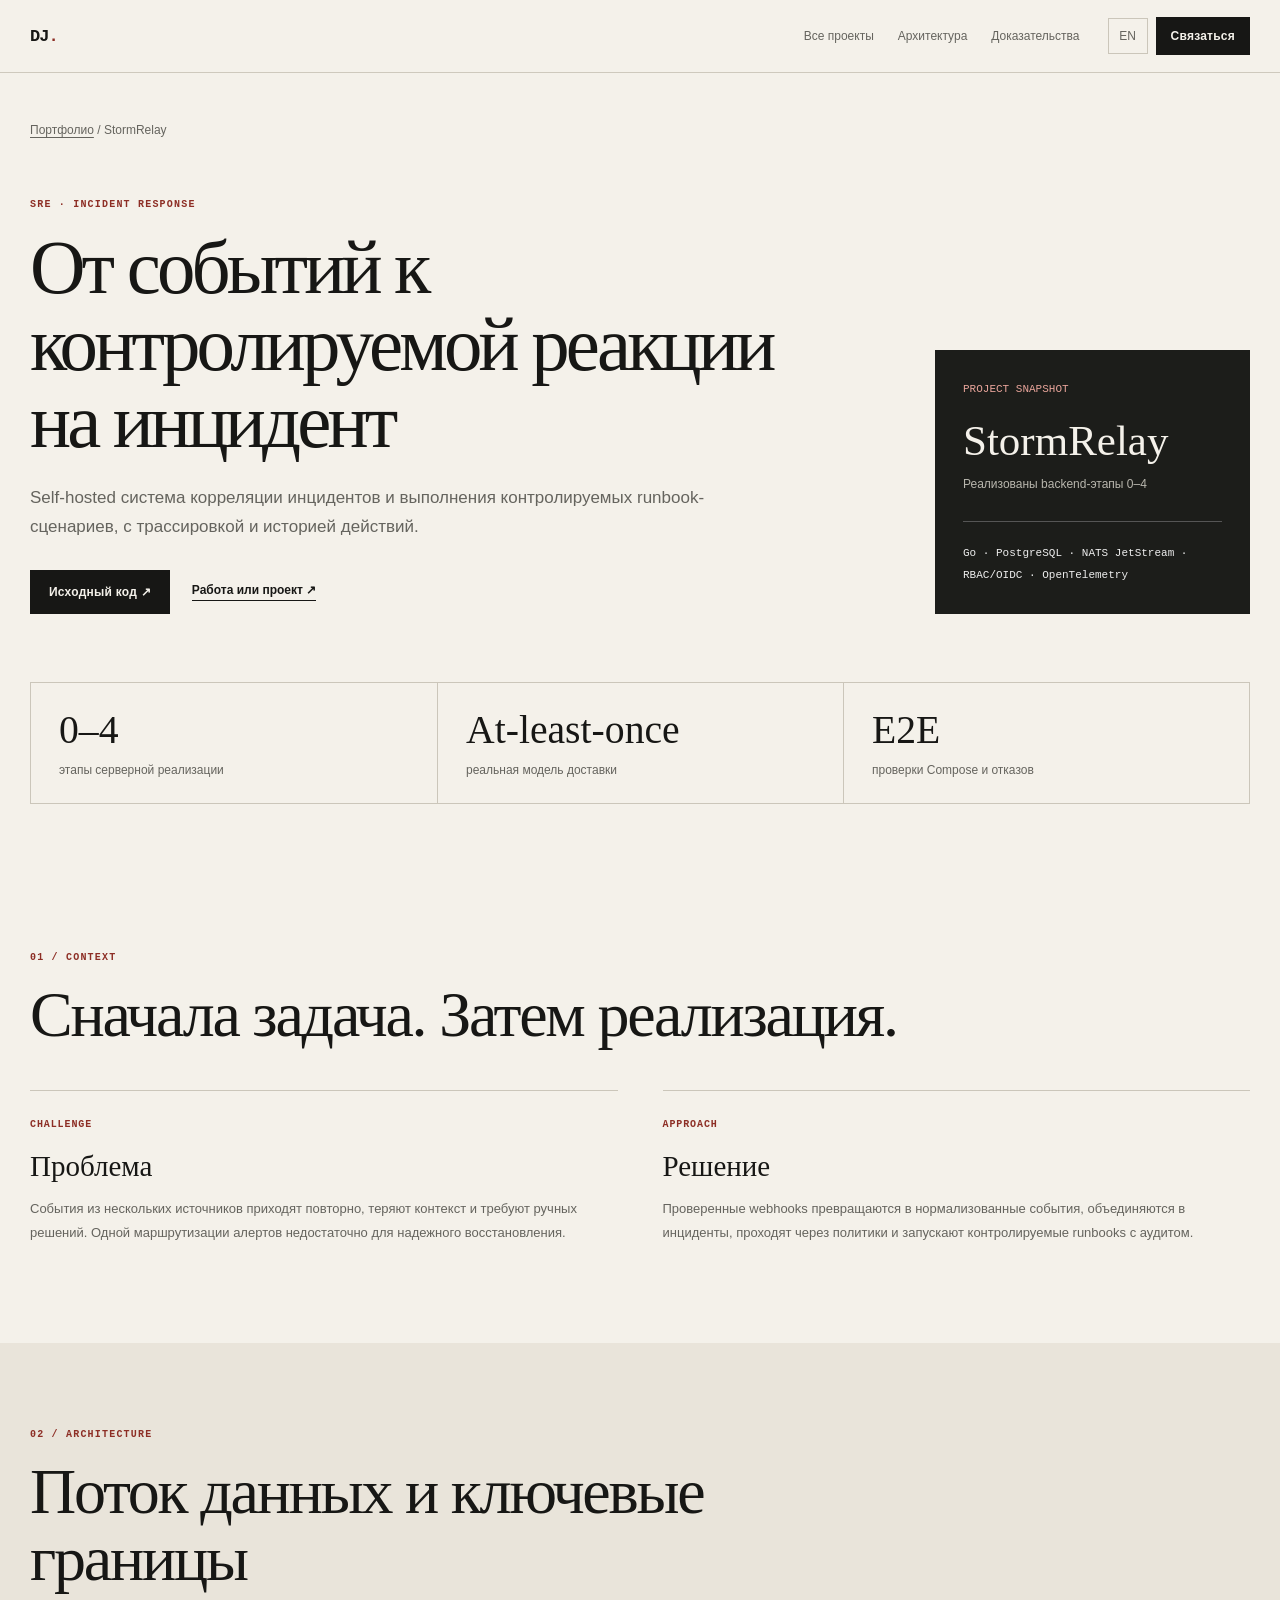
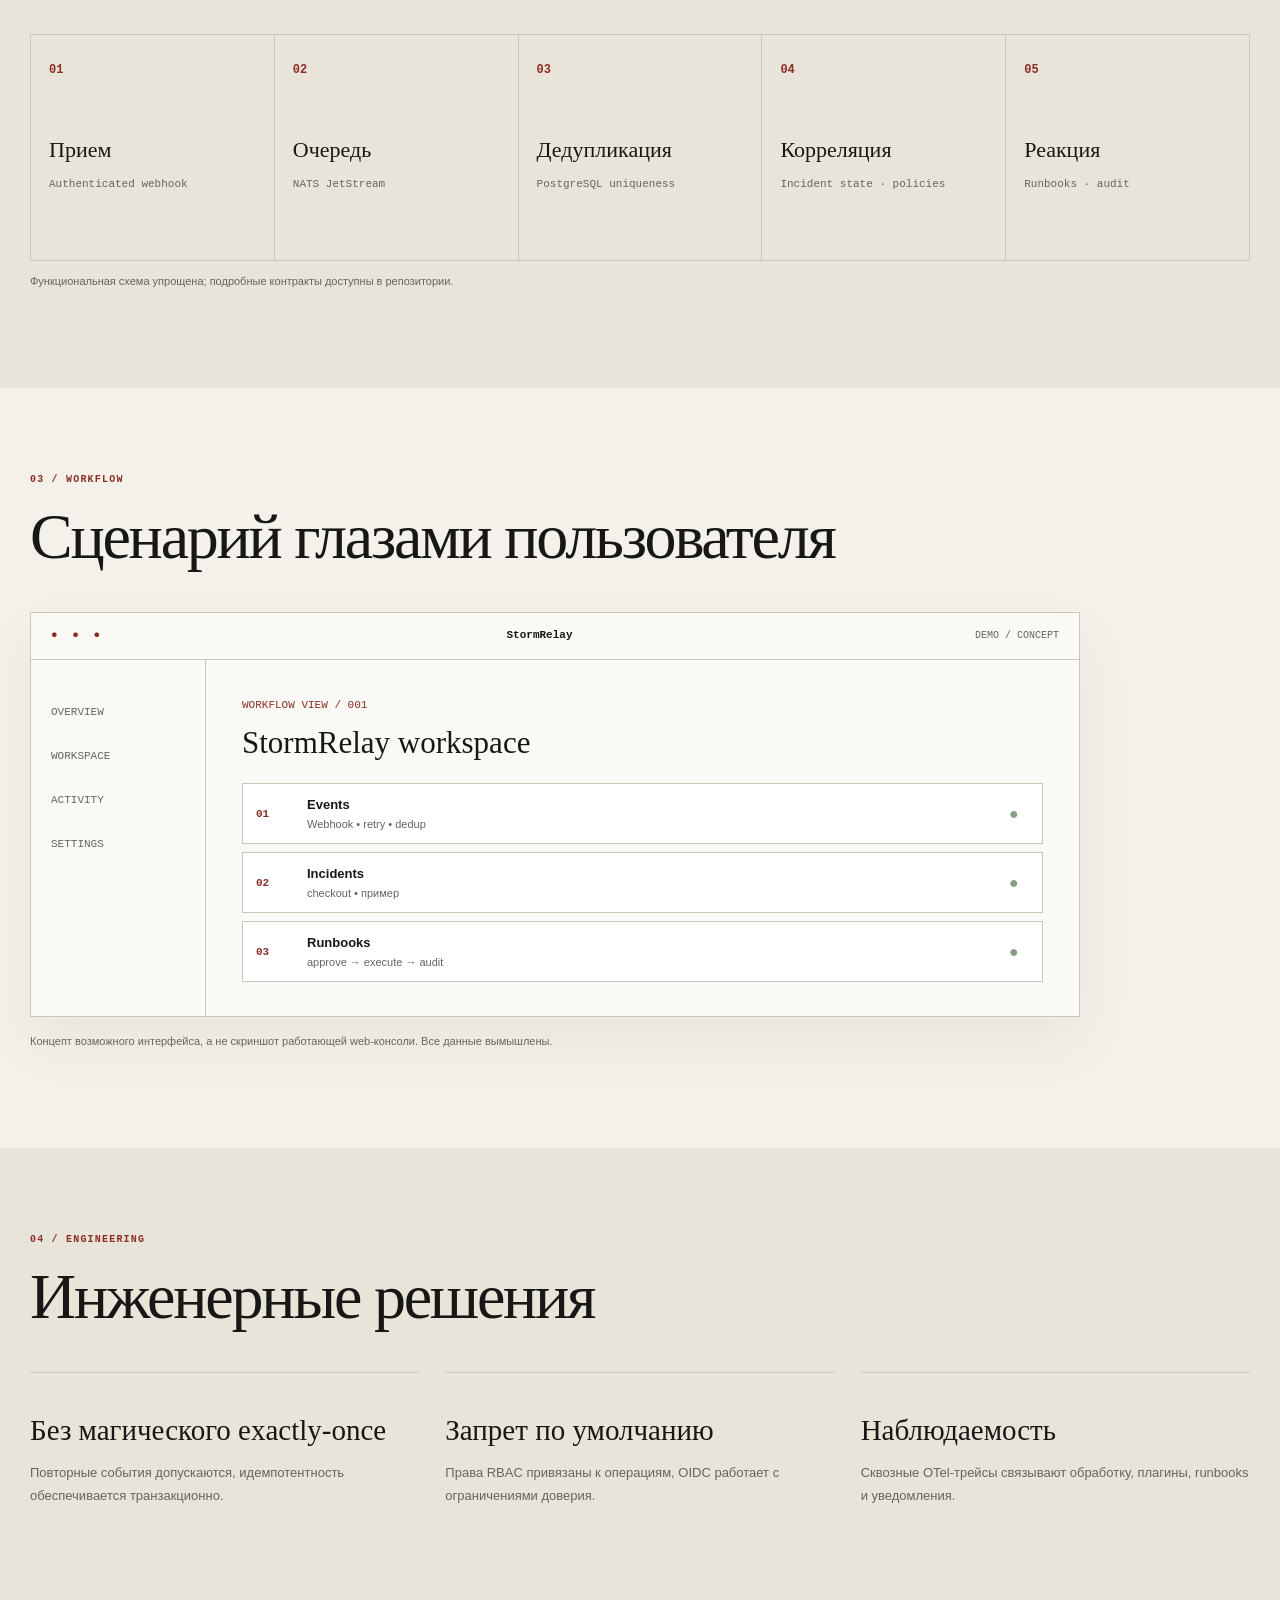
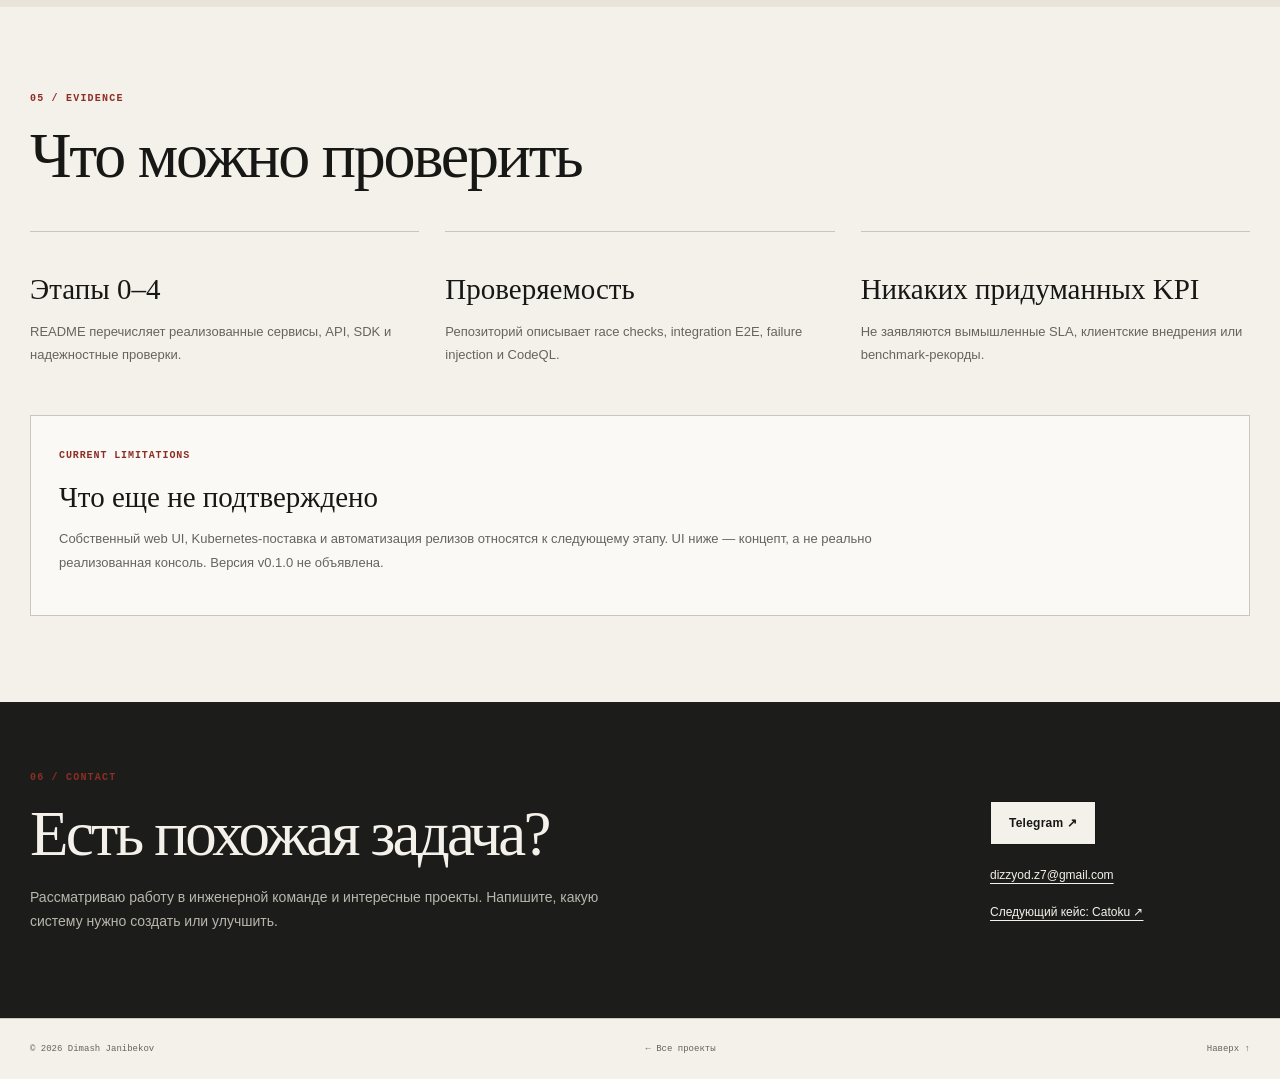
<file: cases/stormrelay.html>
<!doctype html>
<html lang="ru"><head>
<meta charset="utf-8"><meta name="viewport" content="width=device-width,initial-scale=1"><meta name="theme-color" content="#f4f1ea">
<title>StormRelay — инженерный кейс | Димаш Джанибеков</title><meta name="description" content="Self-hosted система корреляции инцидентов и выполнения контролируемых runbook-сценариев, с трассировкой и историей действий.">
<meta name="robots" content="index,follow"><link rel="canonical" href="https://dizzyz7.github.io/dimashjanibekov.github.io/cases/stormrelay.html">
<meta property="og:type" content="article"><meta property="og:title" content="StormRelay — инженерный кейс | Димаш Джанибеков">
<meta property="og:description" content="Self-hosted система корреляции инцидентов и выполнения контролируемых runbook-сценариев, с трассировкой и историей действий."><meta property="og:url" content="https://dizzyz7.github.io/dimashjanibekov.github.io/cases/stormrelay.html">
<link rel="icon" href="../favicon.svg" type="image/svg+xml">
<link rel="stylesheet" href="../styles.css?v=20261013"><link rel="stylesheet" href="case.css?v=20261013">
<script type="application/ld+json">{"@context":"https://schema.org","@type":"CreativeWork","headline":"StormRelay: engineering case study","url":"https://dizzyz7.github.io/dimashjanibekov.github.io/cases/stormrelay.html","author":{"@type":"Person","name":"Димаш Джанибеков"},"isBasedOn":"https://github.com/DizzyZ7/StormRelay"}</script></head>
<body data-title-ru="StormRelay — инженерный кейс | Димаш Джанибеков" data-title-en="StormRelay — engineering case study | Dimash Janibekov" data-desc-ru="Self-hosted система корреляции инцидентов и выполнения контролируемых runbook-сценариев, с трассировкой и историей действий." data-desc-en="A self-hosted platform for incident correlation and governed runbooks, with tracing and an audit trail.">
<a class="skip" href="#main"><span data-ru="К содержанию" data-en="Skip to content">К содержанию</span></a>
<nav class="nav"><div class="wrap nav__inner"><a class="brand" href="../index.html#top">DJ<span>.</span></a><div class="nav__links"><a href="../index.html#systems"><span data-ru="Все проекты" data-en="All projects">Все проекты</span></a><a href="#architecture"><span data-ru="Архитектура" data-en="Architecture">Архитектура</span></a><a href="#evidence"><span data-ru="Доказательства" data-en="Evidence">Доказательства</span></a></div><div class="nav__actions"><button class="control" id="lang" type="button" aria-label="Switch language">EN</button><a class="button button--small" href="../index.html#contact"><span data-ru="Связаться" data-en="Contact">Связаться</span></a></div></div></nav>
<main id="main"><header class="cs-hero"><div class="wrap">
<p class="cs-breadcrumb"><a href="../index.html#systems"><span data-ru="Портфолио" data-en="Portfolio">Портфолио</span></a> / StormRelay</p>
<div class="cs-hero-grid"><div><p class="kicker">SRE · INCIDENT RESPONSE</p><h1><span data-ru="От событий к контролируемой реакции на инцидент" data-en="From raw events to controlled incident response">От событий к контролируемой реакции на инцидент</span></h1><p class="cs-lead"><span data-ru="Self-hosted система корреляции инцидентов и выполнения контролируемых runbook-сценариев, с трассировкой и историей действий." data-en="A self-hosted platform for incident correlation and governed runbooks, with tracing and an audit trail.">Self-hosted система корреляции инцидентов и выполнения контролируемых runbook-сценариев, с трассировкой и историей действий.</span></p>
<div class="cs-actions"><a class="button" href="https://github.com/DizzyZ7/StormRelay" target="_blank" rel="noopener noreferrer"><span data-ru="Исходный код ↗" data-en="Source code ↗">Исходный код ↗</span></a><a class="text-link" href="../index.html#contact"><span data-ru="Работа или проект ↗" data-en="Role or project ↗">Работа или проект ↗</span></a></div></div>
<aside class="cs-aside"><small>PROJECT SNAPSHOT</small><strong>StormRelay</strong><p data-ru="Реализованы backend-этапы 0–4" data-en="Backend milestones 0–4 implemented">Реализованы backend-этапы 0–4</p><div>Go · PostgreSQL · NATS JetStream · RBAC/OIDC · OpenTelemetry</div></aside></div><div class="cs-stats"><div class="cs-stat"><strong>0–4</strong><small data-ru="этапы серверной реализации" data-en="backend milestones implemented">этапы серверной реализации</small></div><div class="cs-stat"><strong>At-least-once</strong><small data-ru="реальная модель доставки" data-en="explicit delivery semantics">реальная модель доставки</small></div><div class="cs-stat"><strong>E2E</strong><small data-ru="проверки Compose и отказов" data-en="Compose and failure testing">проверки Compose и отказов</small></div></div>
</div></header>
<section class="cs-section" id="context"><div class="wrap"><p class="kicker">01 / CONTEXT</p><h2 data-ru="Сначала задача. Затем реализация." data-en="Start with the problem.">Сначала задача. Затем реализация.</h2><div class="cs-columns"><article><small>CHALLENGE</small><h3 data-ru="Проблема" data-en="The challenge">Проблема</h3><p data-ru="События из нескольких источников приходят повторно, теряют контекст и требуют ручных решений. Одной маршрутизации алертов недостаточно для надежного восстановления." data-en="Events from multiple sources are redelivered, lose context and require manual decisions. Alert forwarding alone is not enough for reliable response.">События из нескольких источников приходят повторно, теряют контекст и требуют ручных решений. Одной маршрутизации алертов недостаточно для надежного восстановления.</p></article><article><small>APPROACH</small><h3 data-ru="Решение" data-en="The approach">Решение</h3><p data-ru="Проверенные webhooks превращаются в нормализованные события, объединяются в инциденты, проходят через политики и запускают контролируемые runbooks с аудитом." data-en="Authenticated webhooks become normalized events, correlate into incidents, pass explainable policies and trigger governed runbooks with auditing.">Проверенные webhooks превращаются в нормализованные события, объединяются в инциденты, проходят через политики и запускают контролируемые runbooks с аудитом.</p></article></div></div></section>
<section class="cs-section cs-section-tint" id="architecture"><div class="wrap"><p class="kicker">02 / ARCHITECTURE</p><h2 data-ru="Поток данных и ключевые границы" data-en="Data flow and system boundaries">Поток данных и ключевые границы</h2><ol class="cs-flow"><li><span>01</span><h3 data-ru="Прием" data-en="Ingestion">Прием</h3><p>Authenticated webhook</p></li><li><span>02</span><h3 data-ru="Очередь" data-en="Queue">Очередь</h3><p>NATS JetStream</p></li><li><span>03</span><h3 data-ru="Дедупликация" data-en="Deduplication">Дедупликация</h3><p>PostgreSQL uniqueness</p></li><li><span>04</span><h3 data-ru="Корреляция" data-en="Correlation">Корреляция</h3><p>Incident state · policies</p></li><li><span>05</span><h3 data-ru="Реакция" data-en="Response">Реакция</h3><p>Runbooks · audit</p></li></ol><p data-ru="Функциональная схема упрощена; подробные контракты доступны в репозитории." data-en="Simplified functional model. See the repository for detailed contracts.">Функциональная схема упрощена; подробные контракты доступны в репозитории.</p></div></section>
<section class="cs-section" id="visual"><div class="wrap"><p class="kicker">03 / WORKFLOW</p><h2 data-ru="Сценарий глазами пользователя" data-en="An illustrative user journey">Сценарий глазами пользователя</h2>
<div class="cs-demo"><div class="cs-demo-head"><span aria-hidden="true">● ● ●</span><b>StormRelay</b><small>DEMO / CONCEPT</small></div><div class="cs-demo-content"><aside>OVERVIEW<br>WORKSPACE<br>ACTIVITY<br>SETTINGS</aside><div><p>WORKFLOW VIEW / 001</p><h3>StormRelay workspace</h3><div class="cs-demo-row"><b>01</b><div><strong data-ru="Events" data-en="Events">Events</strong><small data-ru="Webhook • retry • dedup" data-en="Webhook • retry • dedup">Webhook • retry • dedup</small></div><span>●</span></div><div class="cs-demo-row"><b>02</b><div><strong data-ru="Incidents" data-en="Incidents">Incidents</strong><small data-ru="checkout • пример" data-en="checkout • example">checkout • пример</small></div><span>●</span></div><div class="cs-demo-row"><b>03</b><div><strong data-ru="Runbooks" data-en="Runbooks">Runbooks</strong><small data-ru="approve → execute → audit" data-en="approve → execute → audit">approve → execute → audit</small></div><span>●</span></div></div></div></div>
<p class="cs-disclaimer"><span data-ru="Концепт возможного интерфейса, а не скриншот работающей web-консоли. Все данные вымышлены." data-en="Concept of a possible UI, not a screenshot of a working web console. All data is synthetic.">Концепт возможного интерфейса, а не скриншот работающей web-консоли. Все данные вымышлены.</span></p></div></section>
<section class="cs-section cs-section-tint" id="engineering"><div class="wrap"><p class="kicker">04 / ENGINEERING</p><h2 data-ru="Инженерные решения" data-en="Engineering choices">Инженерные решения</h2><div class="cs-cards"><article><h3 data-ru="Без магического exactly-once" data-en="No magical exactly-once">Без магического exactly-once</h3><p data-ru="Повторные события допускаются, идемпотентность обеспечивается транзакционно." data-en="Redelivery is expected; transactions control duplicates.">Повторные события допускаются, идемпотентность обеспечивается транзакционно.</p></article><article><h3 data-ru="Запрет по умолчанию" data-en="Fail-closed by default">Запрет по умолчанию</h3><p data-ru="Права RBAC привязаны к операциям, OIDC работает с ограничениями доверия." data-en="RBAC guards operations and OIDC federation has explicit trust boundaries.">Права RBAC привязаны к операциям, OIDC работает с ограничениями доверия.</p></article><article><h3 data-ru="Наблюдаемость" data-en="Traceability">Наблюдаемость</h3><p data-ru="Сквозные OTel-трейсы связывают обработку, плагины, runbooks и уведомления." data-en="OpenTelemetry spans connect ingestion, plugins, runbooks and notifications.">Сквозные OTel-трейсы связывают обработку, плагины, runbooks и уведомления.</p></article></div></div></section>
<section class="cs-section" id="evidence"><div class="wrap"><p class="kicker">05 / EVIDENCE</p><h2 data-ru="Что можно проверить" data-en="What you can verify">Что можно проверить</h2><div class="cs-cards"><article><h3 data-ru="Этапы 0–4" data-en="Milestones 0–4">Этапы 0–4</h3><p data-ru="README перечисляет реализованные сервисы, API, SDK и надежностные проверки." data-en="README documents implemented services, APIs, SDKs and reliability drills.">README перечисляет реализованные сервисы, API, SDK и надежностные проверки.</p></article><article><h3 data-ru="Проверяемость" data-en="Verifiability">Проверяемость</h3><p data-ru="Репозиторий описывает race checks, integration E2E, failure injection и CodeQL." data-en="Repository documents race checks, integration E2E, failure injection and CodeQL.">Репозиторий описывает race checks, integration E2E, failure injection и CodeQL.</p></article><article><h3 data-ru="Никаких придуманных KPI" data-en="No invented KPIs">Никаких придуманных KPI</h3><p data-ru="Не заявляются вымышленные SLA, клиентские внедрения или benchmark-рекорды." data-en="No fabricated SLAs, customers or benchmark records.">Не заявляются вымышленные SLA, клиентские внедрения или benchmark-рекорды.</p></article></div><div class="cs-limits"><small>CURRENT LIMITATIONS</small><h3 data-ru="Что еще не подтверждено" data-en="Current limitations">Что еще не подтверждено</h3><p data-ru="Собственный web UI, Kubernetes-поставка и автоматизация релизов относятся к следующему этапу. UI ниже — концепт, а не реально реализованная консоль. Версия v0.1.0 не объявлена." data-en="Dedicated web UI, Kubernetes packaging and release automation are future work. The panel below is a concept, not a shipped console. No v0.1.0 release is claimed.">Собственный web UI, Kubernetes-поставка и автоматизация релизов относятся к следующему этапу. UI ниже — концепт, а не реально реализованная консоль. Версия v0.1.0 не объявлена.</p></div></div></section>
<section class="cs-contact"><div class="wrap cs-contact-grid"><div><p class="kicker">06 / CONTACT</p><h2 data-ru="Есть похожая задача?" data-en="Building something similar?">Есть похожая задача?</h2><p data-ru="Рассматриваю работу в инженерной команде и интересные проекты. Напишите, какую систему нужно создать или улучшить." data-en="Open to engineering roles and interesting projects. Tell me what needs to be built or improved.">Рассматриваю работу в инженерной команде и интересные проекты. Напишите, какую систему нужно создать или улучшить.</p></div><div><a class="button" href="https://t.me/dizzy_dev" target="_blank" rel="noopener noreferrer">Telegram ↗</a><a href="mailto:dizzyod.z7@gmail.com">dizzyod.z7@gmail.com</a><a href="catoku.html"><span data-ru="Следующий кейс: Catoku ↗" data-en="Next case: Catoku ↗">Следующий кейс: Catoku ↗</span></a></div></div></section>
</main><footer><div class="wrap footer__inner"><span>© 2026 Dimash Janibekov</span><a href="../index.html#systems"><span data-ru="← Все проекты" data-en="← All projects">← Все проекты</span></a><a href="#main"><span data-ru="Наверх ↑" data-en="Back to top ↑">Наверх ↑</span></a></div></footer>
<script src="case.js?v=20261013" defer></script></body></html>
</file>
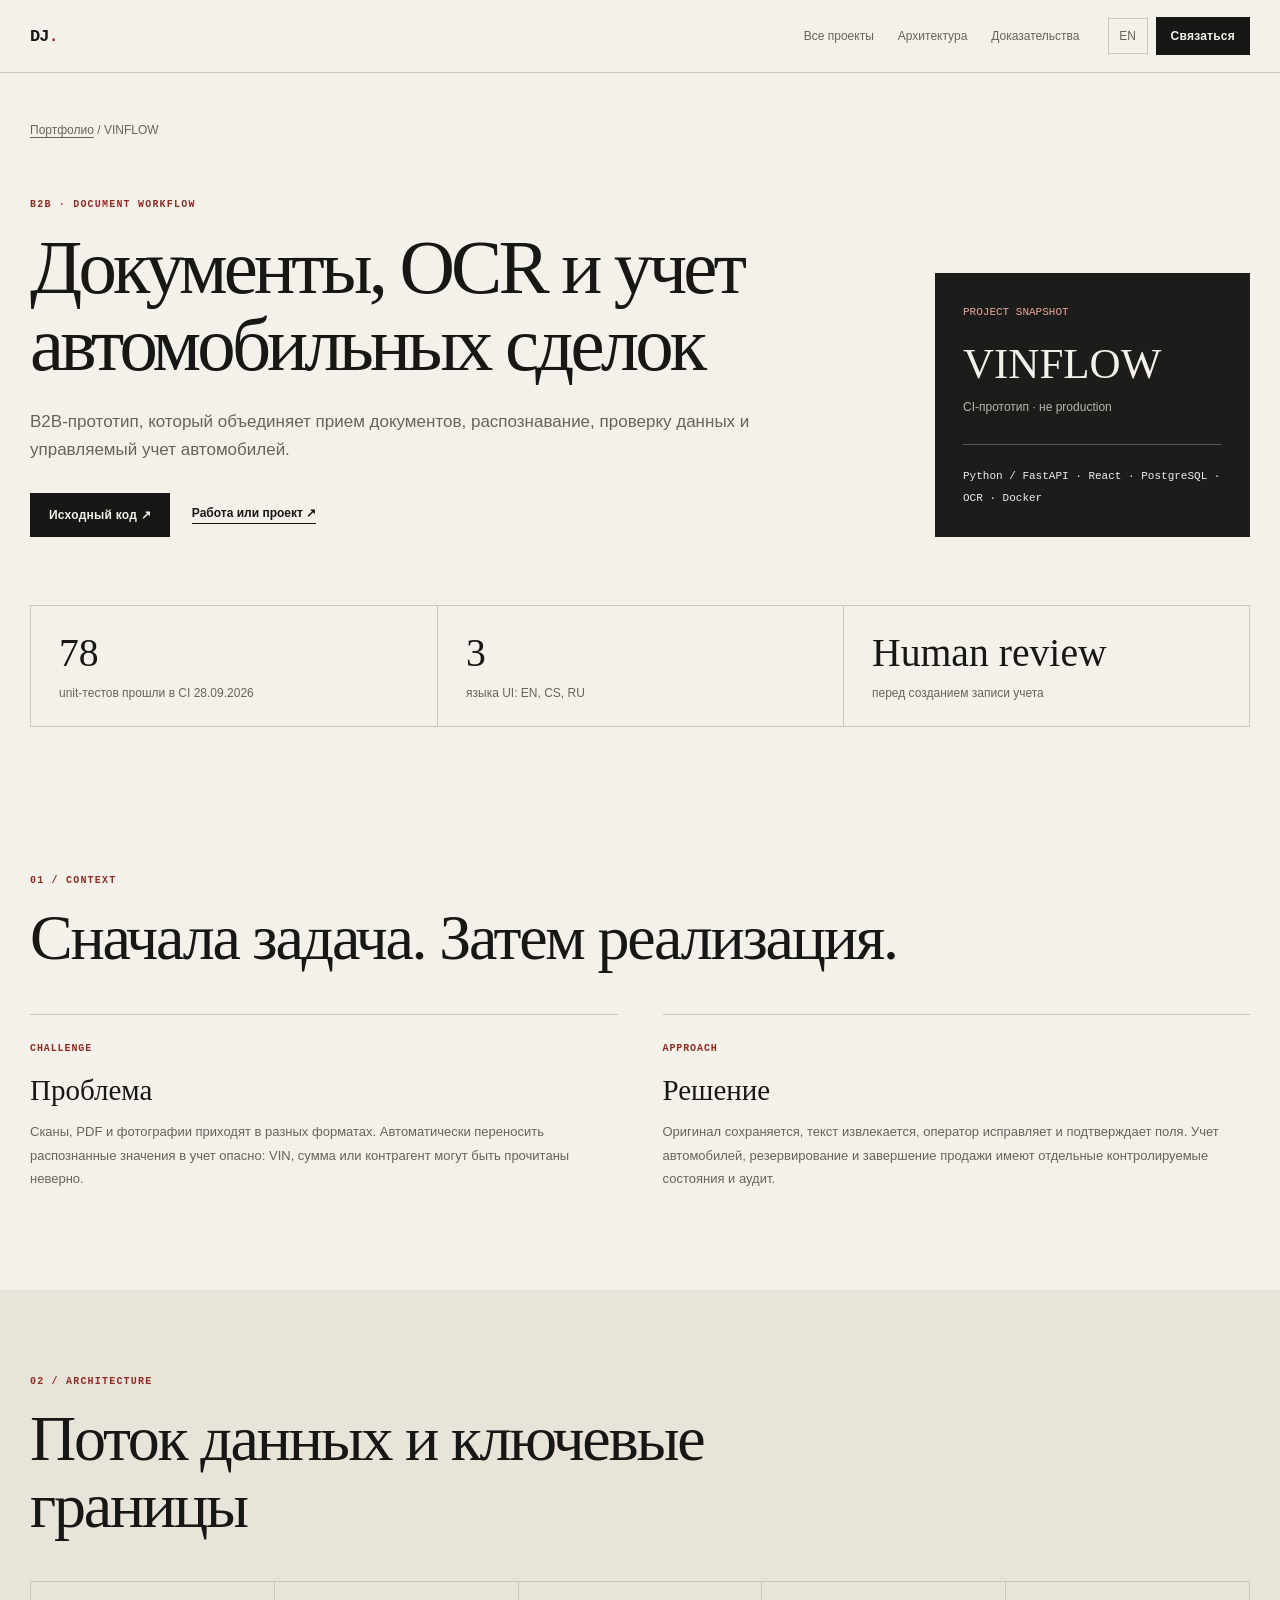
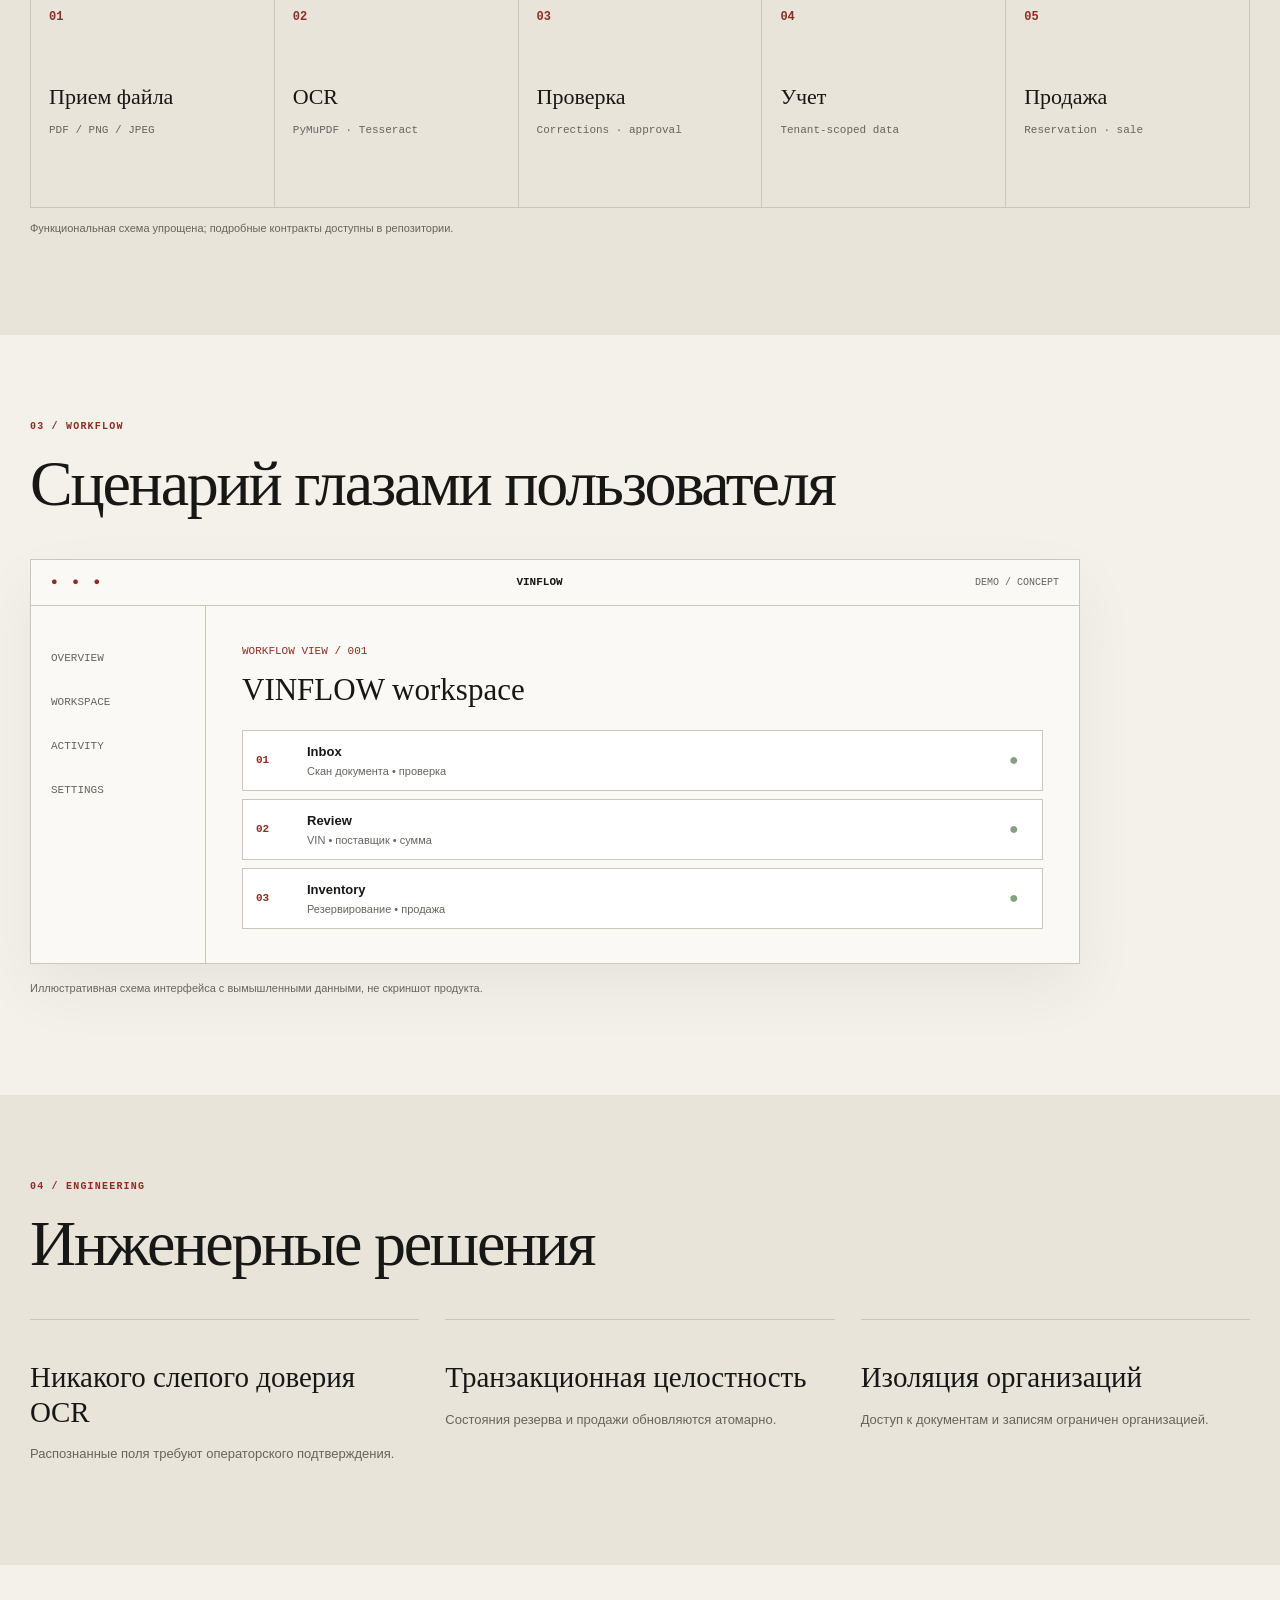
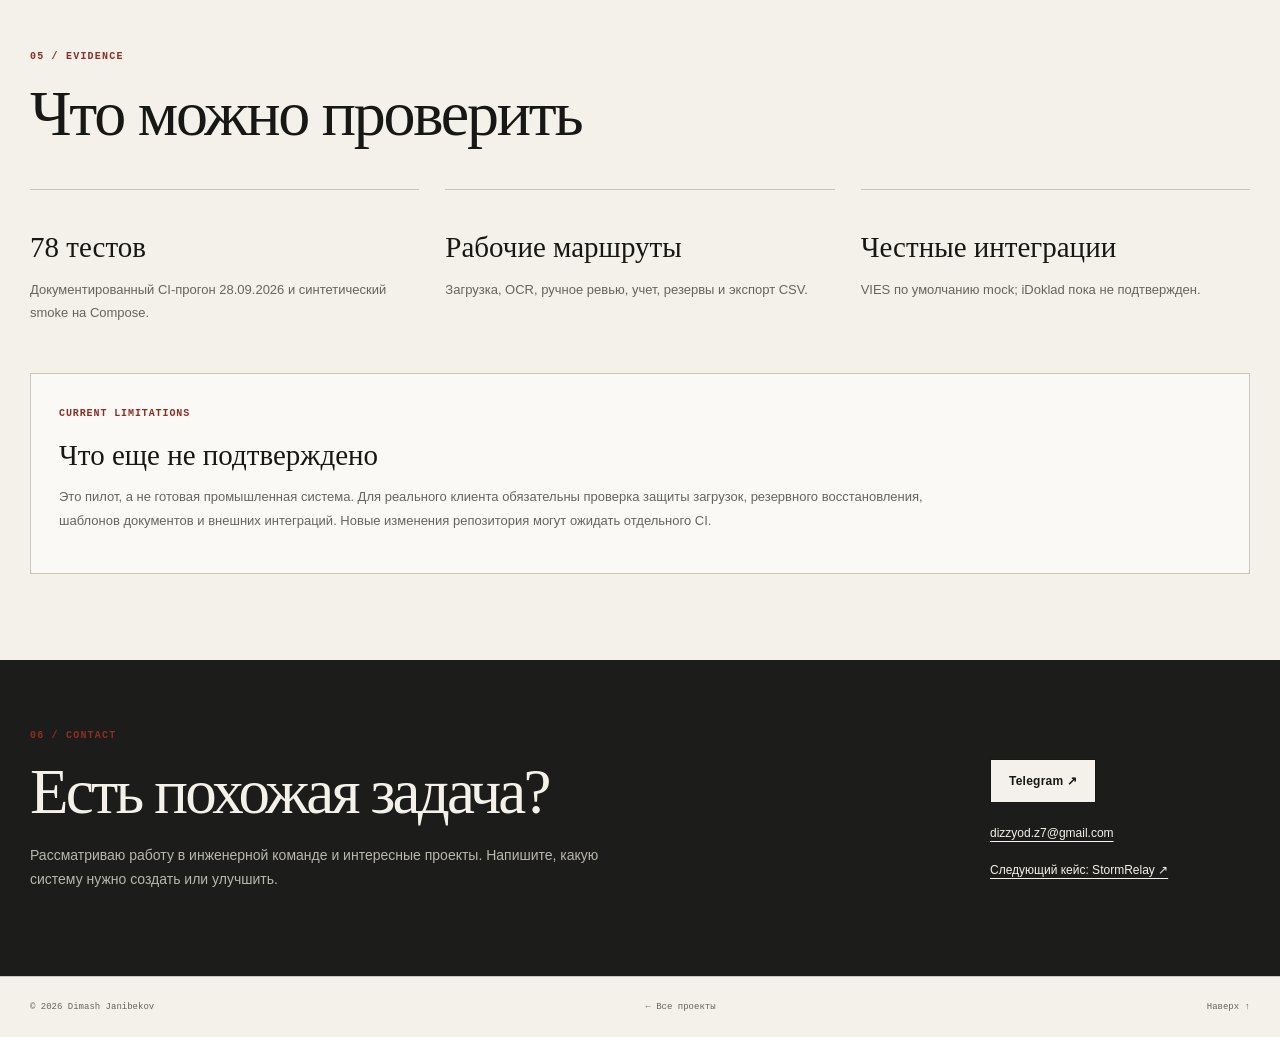
<file: cases/vinflow.html>
<!doctype html>
<html lang="ru"><head>
<meta charset="utf-8"><meta name="viewport" content="width=device-width,initial-scale=1"><meta name="theme-color" content="#f4f1ea">
<title>VINFLOW — инженерный кейс | Димаш Джанибеков</title><meta name="description" content="B2B-прототип, который объединяет прием документов, распознавание, проверку данных и управляемый учет автомобилей.">
<meta name="robots" content="index,follow"><link rel="canonical" href="https://dizzyz7.github.io/dimashjanibekov.github.io/cases/vinflow.html">
<meta property="og:type" content="article"><meta property="og:title" content="VINFLOW — инженерный кейс | Димаш Джанибеков">
<meta property="og:description" content="B2B-прототип, который объединяет прием документов, распознавание, проверку данных и управляемый учет автомобилей."><meta property="og:url" content="https://dizzyz7.github.io/dimashjanibekov.github.io/cases/vinflow.html">
<link rel="icon" href="../favicon.svg" type="image/svg+xml">
<link rel="stylesheet" href="../styles.css?v=20261013"><link rel="stylesheet" href="case.css?v=20261013">
<script type="application/ld+json">{"@context":"https://schema.org","@type":"CreativeWork","headline":"VINFLOW: engineering case study","url":"https://dizzyz7.github.io/dimashjanibekov.github.io/cases/vinflow.html","author":{"@type":"Person","name":"Димаш Джанибеков"},"isBasedOn":"https://github.com/DizzyZ7/vinflow"}</script></head>
<body data-title-ru="VINFLOW — инженерный кейс | Димаш Джанибеков" data-title-en="VINFLOW — engineering case study | Dimash Janibekov" data-desc-ru="B2B-прототип, который объединяет прием документов, распознавание, проверку данных и управляемый учет автомобилей." data-desc-en="A B2B prototype uniting document intake, OCR, human review and controlled vehicle inventory.">
<a class="skip" href="#main"><span data-ru="К содержанию" data-en="Skip to content">К содержанию</span></a>
<nav class="nav"><div class="wrap nav__inner"><a class="brand" href="../index.html#top">DJ<span>.</span></a><div class="nav__links"><a href="../index.html#systems"><span data-ru="Все проекты" data-en="All projects">Все проекты</span></a><a href="#architecture"><span data-ru="Архитектура" data-en="Architecture">Архитектура</span></a><a href="#evidence"><span data-ru="Доказательства" data-en="Evidence">Доказательства</span></a></div><div class="nav__actions"><button class="control" id="lang" type="button" aria-label="Switch language">EN</button><a class="button button--small" href="../index.html#contact"><span data-ru="Связаться" data-en="Contact">Связаться</span></a></div></div></nav>
<main id="main"><header class="cs-hero"><div class="wrap">
<p class="cs-breadcrumb"><a href="../index.html#systems"><span data-ru="Портфолио" data-en="Portfolio">Портфолио</span></a> / VINFLOW</p>
<div class="cs-hero-grid"><div><p class="kicker">B2B · DOCUMENT WORKFLOW</p><h1><span data-ru="Документы, OCR и учет автомобильных сделок" data-en="Documents, OCR and vehicle inventory">Документы, OCR и учет автомобильных сделок</span></h1><p class="cs-lead"><span data-ru="B2B-прототип, который объединяет прием документов, распознавание, проверку данных и управляемый учет автомобилей." data-en="A B2B prototype uniting document intake, OCR, human review and controlled vehicle inventory.">B2B-прототип, который объединяет прием документов, распознавание, проверку данных и управляемый учет автомобилей.</span></p>
<div class="cs-actions"><a class="button" href="https://github.com/DizzyZ7/vinflow" target="_blank" rel="noopener noreferrer"><span data-ru="Исходный код ↗" data-en="Source code ↗">Исходный код ↗</span></a><a class="text-link" href="../index.html#contact"><span data-ru="Работа или проект ↗" data-en="Role or project ↗">Работа или проект ↗</span></a></div></div>
<aside class="cs-aside"><small>PROJECT SNAPSHOT</small><strong>VINFLOW</strong><p data-ru="CI-прототип · не production" data-en="CI-tested prototype · not production">CI-прототип · не production</p><div>Python / FastAPI · React · PostgreSQL · OCR · Docker</div></aside></div><div class="cs-stats"><div class="cs-stat"><strong>78</strong><small data-ru="unit-тестов прошли в CI 28.09.2026" data-en="unit tests passed in CI on 28 Sep 2026">unit-тестов прошли в CI 28.09.2026</small></div><div class="cs-stat"><strong>3</strong><small data-ru="языка UI: EN, CS, RU" data-en="UI languages: EN, CS, RU">языка UI: EN, CS, RU</small></div><div class="cs-stat"><strong>Human review</strong><small data-ru="перед созданием записи учета" data-en="before creating inventory records">перед созданием записи учета</small></div></div>
</div></header>
<section class="cs-section" id="context"><div class="wrap"><p class="kicker">01 / CONTEXT</p><h2 data-ru="Сначала задача. Затем реализация." data-en="Start with the problem.">Сначала задача. Затем реализация.</h2><div class="cs-columns"><article><small>CHALLENGE</small><h3 data-ru="Проблема" data-en="The challenge">Проблема</h3><p data-ru="Сканы, PDF и фотографии приходят в разных форматах. Автоматически переносить распознанные значения в учет опасно: VIN, сумма или контрагент могут быть прочитаны неверно." data-en="Scans, PDFs and photos arrive in different formats. Blindly sending OCR results to inventory is unsafe: VINs, amounts and counterparties may be misread.">Сканы, PDF и фотографии приходят в разных форматах. Автоматически переносить распознанные значения в учет опасно: VIN, сумма или контрагент могут быть прочитаны неверно.</p></article><article><small>APPROACH</small><h3 data-ru="Решение" data-en="The approach">Решение</h3><p data-ru="Оригинал сохраняется, текст извлекается, оператор исправляет и подтверждает поля. Учет автомобилей, резервирование и завершение продажи имеют отдельные контролируемые состояния и аудит." data-en="The original file is retained; text is extracted; an operator reviews and approves fields. Vehicle records, reservations and sales use guarded states and audit history.">Оригинал сохраняется, текст извлекается, оператор исправляет и подтверждает поля. Учет автомобилей, резервирование и завершение продажи имеют отдельные контролируемые состояния и аудит.</p></article></div></div></section>
<section class="cs-section cs-section-tint" id="architecture"><div class="wrap"><p class="kicker">02 / ARCHITECTURE</p><h2 data-ru="Поток данных и ключевые границы" data-en="Data flow and system boundaries">Поток данных и ключевые границы</h2><ol class="cs-flow"><li><span>01</span><h3 data-ru="Прием файла" data-en="Document intake">Прием файла</h3><p>PDF / PNG / JPEG</p></li><li><span>02</span><h3 data-ru="OCR" data-en="OCR &amp; extraction">OCR</h3><p>PyMuPDF · Tesseract</p></li><li><span>03</span><h3 data-ru="Проверка" data-en="Human review">Проверка</h3><p>Corrections · approval</p></li><li><span>04</span><h3 data-ru="Учет" data-en="Inventory">Учет</h3><p>Tenant-scoped data</p></li><li><span>05</span><h3 data-ru="Продажа" data-en="Sales flow">Продажа</h3><p>Reservation · sale</p></li></ol><p data-ru="Функциональная схема упрощена; подробные контракты доступны в репозитории." data-en="Simplified functional model. See the repository for detailed contracts.">Функциональная схема упрощена; подробные контракты доступны в репозитории.</p></div></section>
<section class="cs-section" id="visual"><div class="wrap"><p class="kicker">03 / WORKFLOW</p><h2 data-ru="Сценарий глазами пользователя" data-en="An illustrative user journey">Сценарий глазами пользователя</h2>
<div class="cs-demo"><div class="cs-demo-head"><span aria-hidden="true">● ● ●</span><b>VINFLOW</b><small>DEMO / CONCEPT</small></div><div class="cs-demo-content"><aside>OVERVIEW<br>WORKSPACE<br>ACTIVITY<br>SETTINGS</aside><div><p>WORKFLOW VIEW / 001</p><h3>VINFLOW workspace</h3><div class="cs-demo-row"><b>01</b><div><strong data-ru="Inbox" data-en="Inbox">Inbox</strong><small data-ru="Скан документа • проверка" data-en="Document scan • pending review">Скан документа • проверка</small></div><span>●</span></div><div class="cs-demo-row"><b>02</b><div><strong data-ru="Review" data-en="Review">Review</strong><small data-ru="VIN • поставщик • сумма" data-en="VIN • supplier • amount">VIN • поставщик • сумма</small></div><span>●</span></div><div class="cs-demo-row"><b>03</b><div><strong data-ru="Inventory" data-en="Inventory">Inventory</strong><small data-ru="Резервирование • продажа" data-en="Reservation • sale">Резервирование • продажа</small></div><span>●</span></div></div></div></div>
<p class="cs-disclaimer"><span data-ru="Иллюстративная схема интерфейса с вымышленными данными, не скриншот продукта." data-en="Illustrative interface model with synthetic data, not a screenshot.">Иллюстративная схема интерфейса с вымышленными данными, не скриншот продукта.</span></p></div></section>
<section class="cs-section cs-section-tint" id="engineering"><div class="wrap"><p class="kicker">04 / ENGINEERING</p><h2 data-ru="Инженерные решения" data-en="Engineering choices">Инженерные решения</h2><div class="cs-cards"><article><h3 data-ru="Никакого слепого доверия OCR" data-en="No blind trust in OCR">Никакого слепого доверия OCR</h3><p data-ru="Распознанные поля требуют операторского подтверждения." data-en="Extracted fields require an operator review.">Распознанные поля требуют операторского подтверждения.</p></article><article><h3 data-ru="Транзакционная целостность" data-en="Transactional integrity">Транзакционная целостность</h3><p data-ru="Состояния резерва и продажи обновляются атомарно." data-en="Reservation and sales states change atomically.">Состояния резерва и продажи обновляются атомарно.</p></article><article><h3 data-ru="Изоляция организаций" data-en="Tenant isolation">Изоляция организаций</h3><p data-ru="Доступ к документам и записям ограничен организацией." data-en="Documents and records are scoped to each organization.">Доступ к документам и записям ограничен организацией.</p></article></div></div></section>
<section class="cs-section" id="evidence"><div class="wrap"><p class="kicker">05 / EVIDENCE</p><h2 data-ru="Что можно проверить" data-en="What you can verify">Что можно проверить</h2><div class="cs-cards"><article><h3 data-ru="78 тестов" data-en="78 tests">78 тестов</h3><p data-ru="Документированный CI-прогон 28.09.2026 и синтетический smoke на Compose." data-en="Documented 28 Sep 2026 CI run and synthetic Compose smoke.">Документированный CI-прогон 28.09.2026 и синтетический smoke на Compose.</p></article><article><h3 data-ru="Рабочие маршруты" data-en="Working workflows">Рабочие маршруты</h3><p data-ru="Загрузка, OCR, ручное ревью, учет, резервы и экспорт CSV." data-en="Ingestion, OCR, human review, inventory, reservations and CSV export.">Загрузка, OCR, ручное ревью, учет, резервы и экспорт CSV.</p></article><article><h3 data-ru="Честные интеграции" data-en="Integration boundaries">Честные интеграции</h3><p data-ru="VIES по умолчанию mock; iDoklad пока не подтвержден." data-en="VIES defaults to mock; iDoklad remains unverified.">VIES по умолчанию mock; iDoklad пока не подтвержден.</p></article></div><div class="cs-limits"><small>CURRENT LIMITATIONS</small><h3 data-ru="Что еще не подтверждено" data-en="Current limitations">Что еще не подтверждено</h3><p data-ru="Это пилот, а не готовая промышленная система. Для реального клиента обязательны проверка защиты загрузок, резервного восстановления, шаблонов документов и внешних интеграций. Новые изменения репозитория могут ожидать отдельного CI." data-en="This is a pilot, not production SaaS. Customer deployment requires security, restore, document-template and external integration validation. Newer repository work may still await CI.">Это пилот, а не готовая промышленная система. Для реального клиента обязательны проверка защиты загрузок, резервного восстановления, шаблонов документов и внешних интеграций. Новые изменения репозитория могут ожидать отдельного CI.</p></div></div></section>
<section class="cs-contact"><div class="wrap cs-contact-grid"><div><p class="kicker">06 / CONTACT</p><h2 data-ru="Есть похожая задача?" data-en="Building something similar?">Есть похожая задача?</h2><p data-ru="Рассматриваю работу в инженерной команде и интересные проекты. Напишите, какую систему нужно создать или улучшить." data-en="Open to engineering roles and interesting projects. Tell me what needs to be built or improved.">Рассматриваю работу в инженерной команде и интересные проекты. Напишите, какую систему нужно создать или улучшить.</p></div><div><a class="button" href="https://t.me/dizzy_dev" target="_blank" rel="noopener noreferrer">Telegram ↗</a><a href="mailto:dizzyod.z7@gmail.com">dizzyod.z7@gmail.com</a><a href="stormrelay.html"><span data-ru="Следующий кейс: StormRelay ↗" data-en="Next case: StormRelay ↗">Следующий кейс: StormRelay ↗</span></a></div></div></section>
</main><footer><div class="wrap footer__inner"><span>© 2026 Dimash Janibekov</span><a href="../index.html#systems"><span data-ru="← Все проекты" data-en="← All projects">← Все проекты</span></a><a href="#main"><span data-ru="Наверх ↑" data-en="Back to top ↑">Наверх ↑</span></a></div></footer>
<script src="case.js?v=20261013" defer></script></body></html>
</file>
<file: styles.css>
:root {
  --paper: #f4f1ea;
  --paper-deep: #e9e4da;
  --surface: #faf9f5;
  --ink: #171715;
  --muted: #65645e;
  --line: #cbc6ba;
  --accent: #8d2e25;
  --accent-soft: #ead9d5;
  --dark: #1c1d1a;
  --dark-muted: #b8b6ad;
  --max: 1220px;
  --serif: Georgia, "Times New Roman", serif;
  --sans: Inter, ui-sans-serif, -apple-system, BlinkMacSystemFont, "Segoe UI", sans-serif;
  --mono: "SFMono-Regular", Consolas, "Liberation Mono", monospace;
}

* { box-sizing: border-box; }

html {
  overflow-x: hidden;
  scroll-behavior: smooth;
  scroll-padding-top: 82px;
}

body {
  margin: 0;
  overflow-x: clip;
  background: var(--paper);
  color: var(--ink);
  font-family: var(--sans);
  -webkit-font-smoothing: antialiased;
  text-rendering: optimizeLegibility;
}

body::before {
  position: fixed;
  inset: 0;
  z-index: -1;
  background-image: radial-gradient(rgba(23, 23, 21, .055) .6px, transparent .6px);
  background-size: 6px 6px;
  content: "";
  pointer-events: none;
}

a { color: inherit; text-decoration: none; }
button { color: inherit; font: inherit; }
img { display: block; max-width: 100%; }

.wrap {
  width: min(var(--max), calc(100% - 56px));
  margin-inline: auto;
}

.sr-only {
  position: absolute;
  width: 1px;
  height: 1px;
  padding: 0;
  overflow: hidden;
  clip: rect(0, 0, 0, 0);
  white-space: nowrap;
  border: 0;
}

.skip {
  position: fixed;
  top: -80px;
  left: 18px;
  z-index: 100;
  padding: 11px 14px;
  background: var(--ink);
  color: #fff;
  font-size: 13px;
}

.skip:focus { top: 18px; }

:focus-visible {
  outline: 3px solid var(--accent);
  outline-offset: 4px;
}

.nav {
  position: sticky;
  top: 0;
  z-index: 40;
  border-bottom: 1px solid rgba(203, 198, 186, .92);
  background: rgba(244, 241, 234, .9);
  backdrop-filter: blur(18px);
}

.nav__inner {
  display: flex;
  align-items: center;
  height: 72px;
  gap: 28px;
}

.brand {
  min-width: 48px;
  font-family: var(--mono);
  font-size: 17px;
  font-weight: 700;
  letter-spacing: -.06em;
}

.brand span { color: var(--accent); }

.nav__links {
  display: flex;
  gap: 24px;
  margin-left: auto;
}

.nav__links a,
.control {
  border: 0;
  background: transparent;
  color: var(--muted);
  font-size: 12px;
  cursor: pointer;
}

.nav__links a { padding: 12px 0; }
.nav__links a:hover,
.control:hover { color: var(--ink); }

.nav__actions {
  display: flex;
  align-items: center;
  gap: 8px;
}

.control {
  min-width: 40px;
  padding: 10px;
  border: 1px solid var(--line);
}

.button {
  display: inline-flex;
  align-items: center;
  justify-content: center;
  min-height: 44px;
  padding: 12px 18px;
  border: 1px solid var(--ink);
  background: var(--ink);
  color: var(--paper);
  font-size: 12px;
  font-weight: 700;
  letter-spacing: .02em;
  transition: transform .18s ease, background .18s ease;
}

.button:hover {
  background: var(--accent);
  border-color: var(--accent);
  transform: translateY(-2px);
}

.button--small {
  min-height: 38px;
  padding: 9px 14px;
}

.text-link {
  border-bottom: 1px solid currentColor;
  padding-bottom: 3px;
  font-size: 12px;
  font-weight: 700;
}

.text-link:hover { color: var(--accent); }

.eyebrow,
.kicker,
.evidence-label,
.case-panel__number {
  margin: 0;
  color: var(--accent);
  font-family: var(--mono);
  font-size: 10px;
  font-weight: 700;
  letter-spacing: .12em;
  text-transform: uppercase;
}

h1,
h2 {
  margin: 0;
  font-family: var(--serif);
  font-weight: 400;
  letter-spacing: -.045em;
}

h1 i,
h2 i {
  color: var(--accent);
  font-weight: 400;
}

.hero { padding: 76px 0 70px; }

.hero__grid {
  display: grid;
  grid-template-columns: minmax(0, 1.35fr) minmax(340px, .65fr);
  gap: clamp(48px, 7vw, 96px);
  align-items: center;
}

.hero__copy { padding-top: 10px; }

.hero h1 {
  max-width: 820px;
  margin-top: 22px;
  font-size: clamp(50px, 6.7vw, 88px);
  line-height: .96;
}

.hero__role {
  margin: 28px 0 0;
  font-family: var(--mono);
  font-size: 12px;
  font-weight: 700;
  letter-spacing: .03em;
}

.hero__lead {
  max-width: 770px;
  margin: 20px 0 0;
  color: var(--muted);
  font-size: 17px;
  line-height: 1.75;
}

.hero__actions {
  display: flex;
  align-items: center;
  gap: 22px;
  margin-top: 30px;
}

.hero__meta {
  display: flex;
  flex-wrap: wrap;
  gap: 10px 22px;
  margin: 35px 0 0;
  padding: 22px 0 0;
  border-top: 1px solid var(--line);
  list-style: none;
}

.hero__meta li {
  position: relative;
  color: var(--muted);
  font-size: 11px;
}

.hero__meta li + li::before {
  position: absolute;
  left: -12px;
  color: var(--accent);
  content: "/";
}

.portrait { position: relative; }

.portrait__frame {
  position: relative;
  aspect-ratio: 4 / 5;
  overflow: hidden;
  border: 1px solid var(--line);
  background: var(--paper-deep);
}

.portrait__frame::after {
  position: absolute;
  inset: 13px;
  border: 1px solid rgba(255,255,255,.55);
  content: "";
  pointer-events: none;
}

.portrait__frame img {
  width: 100%;
  height: 100%;
  object-fit: cover;
  object-position: 50% 23%;
  filter: saturate(.72) contrast(1.03);
}

.portrait__note {
  position: absolute;
  right: -18px;
  bottom: 24px;
  display: flex;
  align-items: flex-start;
  gap: 11px;
  width: min(310px, calc(100% - 20px));
  padding: 17px;
  border: 1px solid var(--line);
  background: rgba(250, 249, 245, .94);
  box-shadow: 0 18px 55px rgba(23, 23, 21, .14);
  backdrop-filter: blur(12px);
}

.status-dot {
  flex: 0 0 8px;
  width: 8px;
  height: 8px;
  margin-top: 5px;
  border-radius: 50%;
  background: var(--accent);
  box-shadow: 0 0 0 4px var(--accent-soft);
}

.portrait__note b,
.portrait__note small { display: block; }
.portrait__note b { font-size: 12px; }
.portrait__note small { margin-top: 5px; color: var(--muted); font-size: 10px; line-height: 1.45; }

.proof {
  border-top: 1px solid var(--line);
  border-bottom: 1px solid var(--line);
  background: rgba(250, 249, 245, .4);
}

.proof__grid {
  display: grid;
  grid-template-columns: repeat(5, 1fr);
}

.proof__grid div {
  min-width: 0;
  padding: 25px 20px;
  border-right: 1px solid var(--line);
}

.proof__grid div:first-child { padding-left: 0; }
.proof__grid div:last-child { padding-right: 0; border-right: 0; }

.proof__grid strong {
  display: block;
  font-family: var(--serif);
  font-size: clamp(26px, 2.5vw, 34px);
  font-weight: 400;
  line-height: 1;
}

.proof__grid span {
  display: block;
  max-width: 190px;
  margin-top: 8px;
  color: var(--muted);
  font-size: 10px;
  line-height: 1.5;
}

.proof__note {
  margin: 0;
  padding: 12px 0 16px;
  border-top: 1px solid var(--line);
  color: var(--muted);
  font-size: 9px;
  line-height: 1.6;
}

.section { padding: 94px 0; }
.section--tint { background: var(--paper-deep); }

.section-head {
  display: grid;
  grid-template-columns: minmax(0, 1fr) minmax(280px, 380px);
  gap: 60px;
  align-items: end;
  margin-bottom: 45px;
}

.section-head--compact { align-items: center; }

.section-head h2,
.contact-card h2,
.credentials > div:first-child h2 {
  max-width: 820px;
  margin-top: 15px;
  font-size: clamp(40px, 5vw, 62px);
  line-height: 1;
}

.section-head > p,
.section-head__aside p {
  margin: 0;
  color: var(--muted);
  font-size: 13px;
  line-height: 1.7;
}

.section-head__aside p { margin-top: 12px; }

.case-grid {
  display: grid;
  grid-template-columns: 1.25fr .875fr .875fr;
  border-top: 1px solid var(--line);
  border-left: 1px solid var(--line);
}

.case-panel {
  min-height: 315px;
  padding: 28px;
  border-right: 1px solid var(--line);
  border-bottom: 1px solid var(--line);
  background: rgba(250, 249, 245, .25);
}

.case-panel--lead { background: var(--surface); }

.case-panel h3 {
  max-width: 480px;
  margin: 58px 0 16px;
  font-family: var(--serif);
  font-size: 26px;
  font-weight: 400;
  line-height: 1.15;
}

.case-panel p:not(.case-panel__number),
.case-panel li {
  color: var(--muted);
  font-size: 12px;
  line-height: 1.7;
}

.case-panel ul {
  margin: 0;
  padding-left: 18px;
}

.case-panel li + li { margin-top: 8px; }

.flow {
  display: grid;
  grid-template-columns: 1fr auto 1fr auto 1fr auto 1fr;
  align-items: stretch;
  margin-top: 20px;
  border: 1px solid var(--line);
  background: var(--dark);
  color: #efede6;
}

.flow > div { padding: 21px; }
.flow > span { align-self: center; color: #77766f; }
.flow small,
.flow b { display: block; }
.flow small { color: #9c9a91; font-family: var(--mono); font-size: 8px; letter-spacing: .1em; }
.flow b { margin-top: 8px; font-size: 11px; font-weight: 600; line-height: 1.45; }

.capabilities {
  display: grid;
  grid-template-columns: repeat(4, 1fr);
  border-top: 1px solid var(--line);
  border-left: 1px solid var(--line);
}

.capabilities article {
  min-height: 290px;
  padding: 28px;
  border-right: 1px solid var(--line);
  border-bottom: 1px solid var(--line);
  background: rgba(250, 249, 245, .28);
}

.capabilities article > span {
  font-family: var(--mono);
  color: var(--accent);
  font-size: 10px;
}

.capabilities h3 {
  margin: 72px 0 12px;
  font-family: var(--serif);
  font-size: 25px;
  font-weight: 400;
}

.capabilities p {
  margin: 0;
  color: var(--muted);
  font-size: 12px;
  line-height: 1.7;
}

.featured { display: grid; gap: 16px; }

.project {
  display: grid;
  grid-template-columns: 250px minmax(0, 1fr);
  border: 1px solid var(--line);
  background: rgba(250, 249, 245, .35);
}

.project__meta {
  display: flex;
  flex-direction: column;
  justify-content: space-between;
  min-height: 320px;
  padding: 27px;
  border-right: 1px solid var(--line);
}

.project__index,
.project__status {
  font-family: var(--mono);
  font-size: 9px;
  letter-spacing: .06em;
  text-transform: uppercase;
}

.project__index { color: var(--accent); }
.project__status { display: block; margin-top: 8px; color: var(--muted); line-height: 1.5; }

.project h3 {
  margin: 12px 0 0;
  font-family: var(--serif);
  font-size: 30px;
  font-weight: 400;
  line-height: 1.05;
}

.tags {
  display: flex;
  flex-wrap: wrap;
  gap: 6px;
  margin: 24px 0;
}

.tags span {
  padding: 5px 7px;
  border: 1px solid var(--line);
  font-family: var(--mono);
  font-size: 8px;
}

.project__body { padding: 29px; }

.project__summary {
  max-width: 780px;
  margin: 0 0 33px;
  font-family: var(--serif);
  font-size: 21px;
  line-height: 1.45;
}

.project__evidence {
  display: grid;
  grid-template-columns: repeat(3, 1fr);
  gap: 24px;
}

.project__evidence div {
  padding-top: 13px;
  border-top: 1px solid var(--line);
}

.project__evidence b {
  font-family: var(--mono);
  color: var(--accent);
  font-size: 8px;
  letter-spacing: .08em;
  text-transform: uppercase;
}

.project__evidence p {
  margin: 10px 0 0;
  color: var(--muted);
  font-size: 11px;
  line-height: 1.65;
}

.more-work { margin-top: 50px; }

.more-work__head {
  display: flex;
  justify-content: space-between;
  align-items: center;
  padding-bottom: 17px;
  border-bottom: 1px solid var(--line);
}

.selected { display: grid; grid-template-columns: repeat(2, 1fr); }

.work {
  display: grid;
  grid-template-columns: 135px minmax(0, 1fr) auto;
  gap: 18px;
  padding: 22px 0;
  border-bottom: 1px solid var(--line);
}

.work:nth-child(odd) { padding-right: 25px; }
.work:nth-child(even) { padding-left: 25px; border-left: 1px solid var(--line); }
.work small { color: var(--accent); font-family: var(--mono); font-size: 8px; line-height: 1.45; }
.work h3 { margin: 0 0 7px; font-size: 13px; }
.work p { margin: 0; color: var(--muted); font-size: 11px; line-height: 1.6; }
.work a { font-size: 10px; font-weight: 700; }

.section--ink {
  background: var(--dark);
  color: #f1efe8;
}

.section--ink .kicker,
.section--ink h2 i { color: #ed9d91; }

.section-head--inverse > p,
.section-head--inverse .section-head__aside p { color: var(--dark-muted); }

.timeline { border-top: 1px solid #41423d; }

.timeline article {
  display: grid;
  grid-template-columns: 205px minmax(0, 1fr);
  gap: 34px;
  padding: 31px 0;
  border-bottom: 1px solid #41423d;
}

.timeline time {
  padding-top: 5px;
  color: #a8a69e;
  font-family: var(--mono);
  font-size: 10px;
}

.timeline__title {
  display: flex;
  justify-content: space-between;
  gap: 24px;
  align-items: baseline;
}

.timeline h3 {
  margin: 0;
  font-family: var(--serif);
  font-size: 27px;
  font-weight: 400;
}

.timeline__title span { color: #aaa89f; font-size: 10px; text-align: right; }

.timeline article p {
  max-width: 800px;
  margin: 15px 0 0;
  color: #cbc9c1;
  font-size: 12px;
  line-height: 1.75;
}

.independent {
  display: grid;
  grid-template-columns: 1fr 1fr;
  gap: 50px;
  margin-top: 32px;
  padding: 29px;
  border: 1px solid #41423d;
}

.independent span { color: #aaa89f; font-family: var(--mono); font-size: 9px; }
.independent h3 { margin: 10px 0 0; font-family: var(--serif); font-size: 24px; font-weight: 400; }
.independent p { margin: 0; color: #aaa89f; font-size: 11px; line-height: 1.7; }

.method {
  display: grid;
  grid-template-columns: repeat(4, 1fr);
  margin: 0;
  padding: 0;
  border-top: 1px solid var(--line);
  border-left: 1px solid var(--line);
  list-style: none;
}

.method li {
  min-height: 235px;
  padding: 27px;
  border-right: 1px solid var(--line);
  border-bottom: 1px solid var(--line);
}

.method span { display: block; color: var(--accent); font-family: var(--mono); font-size: 9px; }
.method b { display: block; margin-top: 55px; font-family: var(--serif); font-size: 23px; font-weight: 400; }
.method p { margin: 11px 0 0; color: var(--muted); font-size: 11px; line-height: 1.65; }

.credentials {
  display: grid;
  grid-template-columns: .8fr 1.2fr;
  gap: 70px;
  align-items: start;
}

.credentials__grid {
  display: grid;
  grid-template-columns: repeat(2, 1fr);
  border-top: 1px solid var(--line);
  border-left: 1px solid var(--line);
}

.credentials__grid article {
  min-height: 190px;
  padding: 24px;
  border-right: 1px solid var(--line);
  border-bottom: 1px solid var(--line);
}

.credentials__grid small { color: var(--accent); font-family: var(--mono); font-size: 8px; letter-spacing: .08em; }
.credentials__grid h3 { margin: 35px 0 8px; font-family: var(--serif); font-size: 21px; font-weight: 400; }
.credentials__grid p { margin: 0; color: var(--muted); font-size: 11px; line-height: 1.65; }

.contact-section { padding-bottom: 110px; }

.contact-card {
  position: relative;
  padding: 58px;
  overflow: hidden;
  border: 1px solid var(--line);
  background: var(--surface);
}

.contact-card::after {
  position: absolute;
  right: -70px;
  bottom: -130px;
  width: 360px;
  height: 360px;
  border: 1px solid var(--accent-soft);
  border-radius: 50%;
  box-shadow: 0 0 0 40px rgba(234, 217, 213, .25), 0 0 0 80px rgba(234, 217, 213, .15);
  content: "";
  pointer-events: none;
}

.contact-card h2 { position: relative; z-index: 1; max-width: 850px; margin-top: 16px; }
.contact-card > p:not(.kicker) { position: relative; z-index: 1; max-width: 680px; color: var(--muted); font-size: 13px; line-height: 1.7; }

.contact-card__links {
  position: relative;
  z-index: 1;
  display: flex;
  align-items: center;
  flex-wrap: wrap;
  gap: 21px;
  margin-top: 29px;
}

footer {
  border-top: 1px solid var(--line);
  padding: 25px 0;
  color: var(--muted);
  font-family: var(--mono);
  font-size: 9px;
}

.footer__inner {
  display: flex;
  justify-content: space-between;
  gap: 20px;
}


/* Distinct engineering focus: useful to both project teams and hiring managers. */
.focus-section { background: var(--surface); }
.focus-grid {
  display: grid;
  grid-template-columns: repeat(4, minmax(0, 1fr));
  border: 1px solid var(--line);
  border-right: 0;
}
.focus-card {
  min-width: 0;
  min-height: 250px;
  padding: 29px 25px 32px;
  border-right: 1px solid var(--line);
  background: rgba(255,255,255,.2);
  transition: background .2s ease;
}
.focus-card:hover { background: var(--paper); }
.focus-card__index {
  color: var(--accent);
  font: 700 10px/1.5 var(--mono);
  letter-spacing: .09em;
}
.focus-card h3 {
  margin: 33px 0 15px;
  font: 400 clamp(23px, 2.6vw, 30px)/1.08 var(--serif);
}
.focus-card p {
  margin: 0;
  color: var(--muted);
  font-size: 12px;
  line-height: 1.7;
}
.focus-outro {
  display: flex;
  align-items: center;
  justify-content: space-between;
  gap: 20px;
  padding: 24px 0 0;
}
.focus-outro p { margin: 0; color: var(--muted); font-size: 12px; line-height: 1.6; }
.focus-outro a { white-space: nowrap; }
@media (max-width: 1050px) {
  .focus-grid { grid-template-columns: repeat(2, minmax(0, 1fr)); }
  .focus-card { border-bottom: 1px solid var(--line); }
  .focus-card:nth-child(n+3) { border-bottom: 0; }
}
@media (max-width: 600px) {
  .focus-grid { grid-template-columns: 1fr; }
  .focus-card { min-height: auto; border-bottom: 1px solid var(--line) !important; padding: 24px; }
  .focus-card:last-child { border-bottom: 0 !important; }
  .focus-card h3 { margin-top: 18px; }
  .focus-outro { align-items: flex-start; flex-direction: column; }
}
@media print {
  .focus-card { min-height: auto; break-inside: avoid; }
  .focus-outro { display: none; }
}

@media (max-width: 1050px) {
  .nav__links { display: none; }
  .nav__actions { margin-left: auto; }
  .hero__grid { grid-template-columns: minmax(0, 1.2fr) minmax(300px, .8fr); gap: 45px; }
  .proof__grid { grid-template-columns: repeat(3, 1fr); }
  .proof__grid div { border-bottom: 1px solid var(--line); }
  .proof__grid div:nth-child(3) { border-right: 0; }
  .proof__grid div:nth-child(n+4) { border-bottom: 0; }
  .proof__grid div:nth-child(4) { padding-left: 0; }
  .case-grid { grid-template-columns: 1fr 1fr; }
  .case-panel--lead { grid-column: 1 / -1; min-height: 260px; }
  .capabilities { grid-template-columns: repeat(2, 1fr); }
  .selected { grid-template-columns: 1fr; }
  .work:nth-child(n) { padding-left: 0; padding-right: 0; border-left: 0; }
  .credentials { grid-template-columns: 1fr; gap: 40px; }
}

@media (max-width: 760px) {
  .wrap { width: min(var(--max), calc(100% - 30px)); }
  .hero { padding: 55px 0 50px; }
  .hero__grid,
  .section-head { grid-template-columns: minmax(0, 1fr); }
  .hero__copy,
  .portrait,
  .section-head > * { min-width: 0; }
  .hero__grid { gap: 38px; }
  .hero h1 { font-size: clamp(43px, 12vw, 60px); }
  .hero__lead { font-size: 15px; }
  .portrait { max-width: 480px; }
  .portrait__note { right: -4px; }
  .proof__grid { grid-template-columns: 1fr 1fr; }
  .proof__grid div:nth-child(n) { padding: 20px 14px; border-right: 1px solid var(--line); border-bottom: 1px solid var(--line); }
  .proof__grid div:nth-child(odd) { padding-left: 0; }
  .proof__grid div:nth-child(even) { border-right: 0; }
  .proof__grid div:last-child { grid-column: 1 / -1; border-bottom: 0; }
  .section { padding: 70px 0; }
  .section-head { gap: 22px; }
  .section-head h2,
  .contact-card h2,
  .credentials > div:first-child h2 { font-size: clamp(38px, 11vw, 52px); }
  .case-grid,
  .capabilities,
  .credentials__grid,
  .method { grid-template-columns: 1fr; }
  .case-panel--lead { grid-column: auto; }
  .case-panel { min-height: auto; }
  .case-panel h3 { margin-top: 42px; }
  .flow { grid-template-columns: 1fr; }
  .flow > span { display: none; }
  .flow > div:not(:first-child) { border-top: 1px solid #41423d; }
  .capabilities article,
  .method li { min-height: auto; }
  .capabilities h3,
  .method b { margin-top: 42px; }
  .project { grid-template-columns: 1fr; }
  .project__meta { min-height: auto; border-right: 0; border-bottom: 1px solid var(--line); }
  .project__meta .tags { margin-bottom: 16px; }
  .project__evidence { grid-template-columns: 1fr; }
  .work { grid-template-columns: 110px minmax(0, 1fr) auto; }
  .timeline article { grid-template-columns: 1fr; gap: 13px; }
  .timeline__title { display: block; }
  .timeline__title span { display: block; margin-top: 8px; text-align: left; }
  .independent { grid-template-columns: 1fr; gap: 22px; }
  .contact-card { padding: 34px 24px; }
  .footer__inner { flex-direction: column; }
}

@media (max-width: 480px) {
  .nav__inner { gap: 8px; }
  .control--print { display: none; }
  .button--small { padding-inline: 11px; }
  .hero__actions { align-items: flex-start; flex-direction: column; gap: 15px; }
  .hero__meta { display: grid; gap: 8px; }
  .hero__meta li + li::before { display: none; }
  .proof__grid { grid-template-columns: 1fr; }
  .proof__grid div:nth-child(n) { grid-column: auto; padding-left: 0; border-right: 0; }
  .work { grid-template-columns: 1fr auto; }
  .work small { grid-column: 1 / -1; }
  .contact-card__links { align-items: flex-start; flex-direction: column; }
}

@media (prefers-reduced-motion: reduce) {
  html { scroll-behavior: auto; }
  *, *::before, *::after { transition: none !important; }
}

@media print {
  :root { --paper: #fff; --surface: #fff; --ink: #000; --muted: #222; --line: #999; --accent: #000; }
  @page { size: A4; margin: 14mm; }
  body { background: #fff; color: #000; font-family: "Times New Roman", serif; font-size: 11pt; }
  body::before,
  .nav,
  .hero__actions,
  .portrait,
  .more-work,
  .contact-section,
  footer { display: none !important; }
  .wrap { width: 100%; }
  .hero,
  .section { padding: 22px 0; }
  .hero__grid,
  .section-head,
  .project,
  .timeline article,
  .credentials { display: block; }
  .hero h1 { font-size: 34pt; }
  .hero__lead { font-size: 11pt; }
  .proof__grid { grid-template-columns: repeat(5, 1fr); }
  .proof__grid div { padding: 10px; border-bottom: 0; }
  .proof__grid strong { font-size: 18pt; }
  .case-grid,
  .capabilities,
  .method,
  .credentials__grid { grid-template-columns: repeat(2, 1fr); }
  .case-panel,
  .capabilities article,
  .method li,
  .credentials__grid article { min-height: auto; break-inside: avoid; }
  .flow { background: #fff; color: #000; }
  .project { break-inside: avoid; margin-bottom: 12px; }
  .project__meta { min-height: auto; }
  .project__evidence { grid-template-columns: repeat(3, 1fr); }
  .section--ink { background: #fff; color: #000; }
  .timeline article,
  .timeline { border-color: #999; }
  .timeline article p,
  .timeline__title span,
  .timeline time,
  .independent p { color: #222; }
}

/* Case studies are static links and remain available with JS disabled. */
.case-spotlights{display:grid;grid-template-columns:repeat(3,minmax(0,1fr));gap:12px;margin:0 0 30px}
.case-spotlight{display:flex;flex-direction:column;gap:12px;min-height:220px;background:var(--dark);color:#f4f1ea;padding:28px;border:1px solid #41433e;transition:transform .2s ease,background .2s ease}
.case-spotlight:hover{background:#292c27;transform:translateY(-3px)}
.case-spotlight small{color:#e9a59b;font:700 10px var(--mono);letter-spacing:.06em}
.case-spotlight b{font:400 clamp(27px,3vw,39px) var(--serif);margin-top:17px}
.case-spotlight>span{color:var(--dark-muted);font-size:12px;line-height:1.6}
.case-spotlight strong{font-size:11px;margin-top:auto;padding-top:14px}
.project__links,.work__links{display:flex;flex-wrap:wrap;gap:14px;align-items:center}
.project__links .text-link{white-space:nowrap}
.work__links{flex-direction:column;align-items:flex-start;align-self:start}
.work__links .text-link{font-size:10px;white-space:nowrap}
@media(max-width:1050px){.case-spotlights{grid-template-columns:repeat(2,minmax(0,1fr))}}
@media(max-width:760px){.case-spotlights{grid-template-columns:1fr}.case-spotlight{min-height:185px}.work__links{grid-column:3}}
@media(max-width:480px){.work__links{grid-column:2;grid-row:2 / span 2}}
@media print{.case-spotlights{grid-template-columns:repeat(3,1fr)}.case-spotlight{min-height:130px;color:#000;background:#fff}.case-spotlight>span{color:#444}}
</file>
<file: accessibility.css>
/* Progressive enhancement: accessible focus, motion and content rendering. */
:where(a, button, input, select, textarea, [tabindex]):focus-visible {
  outline: 3px solid var(--accent);
  outline-offset: 4px;
}
:where(a, button) {
  -webkit-tap-highlight-color: transparent;
}
@media (hover: hover) and (prefers-reduced-motion: no-preference) {
  .button, .control, .text-link {
    transition: transform 180ms ease, box-shadow 180ms ease, background-color 180ms ease;
  }
  .button:hover, .control:hover {
    transform: translateY(-2px);
  }
  .button:active, .control:active {
    transform: translateY(0);
  }
}
@media (prefers-reduced-motion: reduce) {
  html { scroll-behavior: auto !important; }
  *, *::before, *::after {
    animation-duration: 0.01ms !important;
    animation-iteration-count: 1 !important;
    transition-duration: 0.01ms !important;
    scroll-behavior: auto !important;
  }
}
@media print {
  body::before { display: none !important; }
  :where(a, button) { transition: none !important; }
}
</file>
<file: evidence-guide.css>
.evidence-guide{display:flex;align-items:center;justify-content:space-between;gap:32px;padding:32px;margin:0 0 32px;border:1px solid var(--line);background:var(--surface)}.evidence-guide>div{min-width:0;max-width:680px}.evidence-guide h3{margin:10px 0 12px;font:400 clamp(24px,3vw,34px)/1.15 var(--serif)}.evidence-guide p:not(.kicker){margin:0;color:var(--muted);font-size:14px;line-height:1.7}.evidence-guide .button{flex-shrink:0;text-align:center}@media(max-width:760px){.evidence-guide{flex-direction:column;align-items:stretch;padding:24px}.evidence-guide .button{align-self:flex-start;white-space:normal}}@media print{.evidence-guide{break-inside:avoid}}
/* Editorial hierarchy and motion for flagship case cards. */
.case-spotlight{position:relative;overflow:hidden;isolation:isolate}
.case-spotlight::before{content:"";position:absolute;inset:0 0 auto;height:3px;background:var(--accent);transform:scaleX(0);transform-origin:left;transition:transform .25s ease}
.case-spotlight::after{content:"↗";position:absolute;top:23px;right:25px;font:400 23px var(--serif);opacity:.65;transition:transform .25s ease,opacity .25s ease}
.case-spotlight b{letter-spacing:-.025em;overflow-wrap:anywhere}
.case-spotlight:focus-visible{outline:3px solid var(--accent);outline-offset:3px}
@media(hover:hover) and (prefers-reduced-motion:no-preference){
.case-spotlight:hover::before,.case-spotlight:focus-visible::before{transform:scaleX(1)}
.case-spotlight:hover::after,.case-spotlight:focus-visible::after{transform:translate(3px,-3px);opacity:1}
}
@media(prefers-reduced-motion:reduce){.case-spotlight,.case-spotlight::before,.case-spotlight::after{transition:none!important;transform:none!important}.case-spotlight::before{display:none}}
@media print{.case-spotlight::before,.case-spotlight::after{display:none}}
</file>
<file: cases/case.css>
.cs-hero{padding:50px 0 62px}.cs-breadcrumb{margin:0 0 62px;color:var(--muted);font-size:12px}.cs-breadcrumb a{text-decoration:underline;text-underline-offset:3px}.cs-hero-grid{display:grid;grid-template-columns:minmax(0,1fr) 315px;gap:50px;align-items:end}.cs-hero h1{margin:20px 0 24px;max-width:810px;font:400 clamp(46px,6vw,81px)/1 var(--serif);letter-spacing:-.05em}.cs-lead{font-size:17px;line-height:1.7;color:var(--muted);max-width:760px}.cs-actions{display:flex;gap:22px;align-items:center;flex-wrap:wrap;margin-top:28px}.cs-aside{background:var(--dark);color:#f4f1ea;padding:28px}.cs-aside small,.cs-aside>div,.cs-demo-head,.cs-demo-content>aside,.cs-demo-content>div>p{font:11px/1.6 var(--mono)}.cs-aside small{color:#e9a59b}.cs-aside strong{display:block;font:400 43px var(--serif);margin:18px 0 10px}.cs-aside p{font-size:12px;color:var(--dark-muted)}.cs-aside>div{border-top:1px solid #555;padding-top:20px;margin-top:30px;color:#eee;line-height:2}.cs-stats{display:grid;grid-template-columns:repeat(3,1fr);border:1px solid var(--line);margin-top:68px}.cs-stat{padding:24px 28px}.cs-stat+.cs-stat{border-left:1px solid var(--line)}.cs-stat strong{display:block;font:400 clamp(25px,3.1vw,42px) var(--serif)}.cs-stat small{display:block;margin-top:8px;color:var(--muted);font-size:12px;line-height:1.5}.cs-section{padding:86px 0}.cs-section-tint{background:var(--paper-deep)}.cs-section h2{max-width:900px;font:400 clamp(36px,5vw,64px)/1.05 var(--serif);letter-spacing:-.035em;margin:18px 0 42px}.cs-columns{display:grid;grid-template-columns:1fr 1fr;gap:45px}.cs-columns article,.cs-cards article{border-top:1px solid var(--line);padding-top:22px}.cs-columns small,.cs-limits small{color:var(--accent);font:700 10px var(--mono);letter-spacing:.09em}.cs-columns h3,.cs-cards h3,.cs-limits h3{font:400 29px/1.2 var(--serif);margin:18px 0 12px}.cs-columns p,.cs-cards p,.cs-limits p{font-size:13px;line-height:1.8;color:var(--muted)}.cs-flow{display:grid;grid-template-columns:repeat(5,1fr);list-style:none;padding:0;margin:0;border:1px solid var(--line);border-right:0}.cs-flow li{border-right:1px solid var(--line);padding:24px 18px;min-height:225px}.cs-flow li span{font:700 12px var(--mono);color:var(--accent)}.cs-flow h3{margin:60px 0 12px;font:400 22px/1.2 var(--serif)}.cs-flow p{font:11px/1.6 var(--mono);color:var(--muted)}.cs-section#architecture>div>p:last-child,.cs-disclaimer{font-size:11px;color:var(--muted);line-height:1.7}.cs-demo{border:1px solid var(--line);background:var(--surface);max-width:1050px;box-shadow:0 25px 60px rgba(0,0,0,.055)}.cs-demo-head{display:flex;justify-content:space-between;gap:20px;align-items:center;border-bottom:1px solid var(--line);padding:14px 20px}.cs-demo-head span{color:var(--accent);letter-spacing:4px}.cs-demo-head small{font:10px var(--mono);color:var(--muted)}.cs-demo-content{display:grid;grid-template-columns:175px 1fr;min-height:340px}.cs-demo-content>aside{border-right:1px solid var(--line);padding:30px 20px;line-height:4;color:var(--muted)}.cs-demo-content>div{padding:26px 36px}.cs-demo-content>div>p{color:var(--accent)}.cs-demo-content h3{font:400 31px var(--serif);margin:5px 0 22px}.cs-demo-row{display:grid;grid-template-columns:35px 1fr 20px;align-items:center;gap:16px;border:1px solid var(--line);background:white;padding:13px;margin-bottom:8px}.cs-demo-row>b{color:var(--accent);font:700 11px var(--mono)}.cs-demo-row strong{display:block;font-size:13px}.cs-demo-row small{display:block;margin-top:6px;font-size:11px;color:var(--muted)}.cs-demo-row>span{color:#85a081}.cs-board{display:grid;grid-template-columns:repeat(5,32px);gap:4px;margin-top:19px}.cs-board .tile{width:32px;height:32px;display:grid;place-items:center;border-radius:4px;font-size:17px}.cs-board .t0{background:#e7dbcc}.cs-board .t1{background:#d4dfd2}.cs-board .t2{background:#dcd4ee}.cs-board .t3{background:#f2dfb6}.cs-cards{display:grid;grid-template-columns:repeat(3,1fr);gap:26px}.cs-limits{border:1px solid var(--line);padding:28px;background:var(--surface);margin-top:35px}.cs-limits p{max-width:900px}.cs-contact{background:var(--dark);padding:70px 0;color:#f4f1ea}.cs-contact h2{font:400 clamp(35px,5vw,63px) var(--serif);margin:15px 0}.cs-contact p:not(.kicker){font-size:14px;color:var(--dark-muted);line-height:1.7;max-width:620px}.cs-contact-grid{display:grid;grid-template-columns:1fr 260px;gap:50px}.cs-contact-grid>div:last-child{display:flex;flex-direction:column;align-items:flex-start;gap:23px;justify-content:center;font-size:12px}.cs-contact-grid .button{background:var(--paper);color:var(--ink)}.cs-contact-grid a:not(.button){text-decoration:underline;text-underline-offset:4px}.cs-disclaimer{margin-top:15px}@media(max-width:1020px){.cs-flow{grid-template-columns:repeat(3,1fr)}.cs-cards{grid-template-columns:1fr}}@media(max-width:760px){.cs-hero{padding:28px 0 45px}.cs-breadcrumb{margin-bottom:35px}.cs-hero-grid,.cs-columns,.cs-contact-grid{grid-template-columns:1fr}.cs-hero h1{font-size:clamp(42px,11vw,62px)}.cs-aside{max-width:500px}.cs-stats{grid-template-columns:1fr;margin-top:35px}.cs-stat+.cs-stat{border-left:0;border-top:1px solid var(--line)}.cs-section{padding:60px 0}.cs-flow{grid-template-columns:1fr}.cs-flow li{min-height:auto}.cs-flow h3{margin-top:20px}.cs-demo-content{grid-template-columns:1fr}.cs-demo-content>aside{display:none}.cs-demo-content>div{padding:22px 15px}.cs-contact{padding:50px 0}}@media print{.nav,.cs-actions,.cs-contact{display:none!important}.cs-hero,.cs-section{padding:20px 0}.cs-flow li{min-height:0}.cs-demo{box-shadow:none}}
</file>
